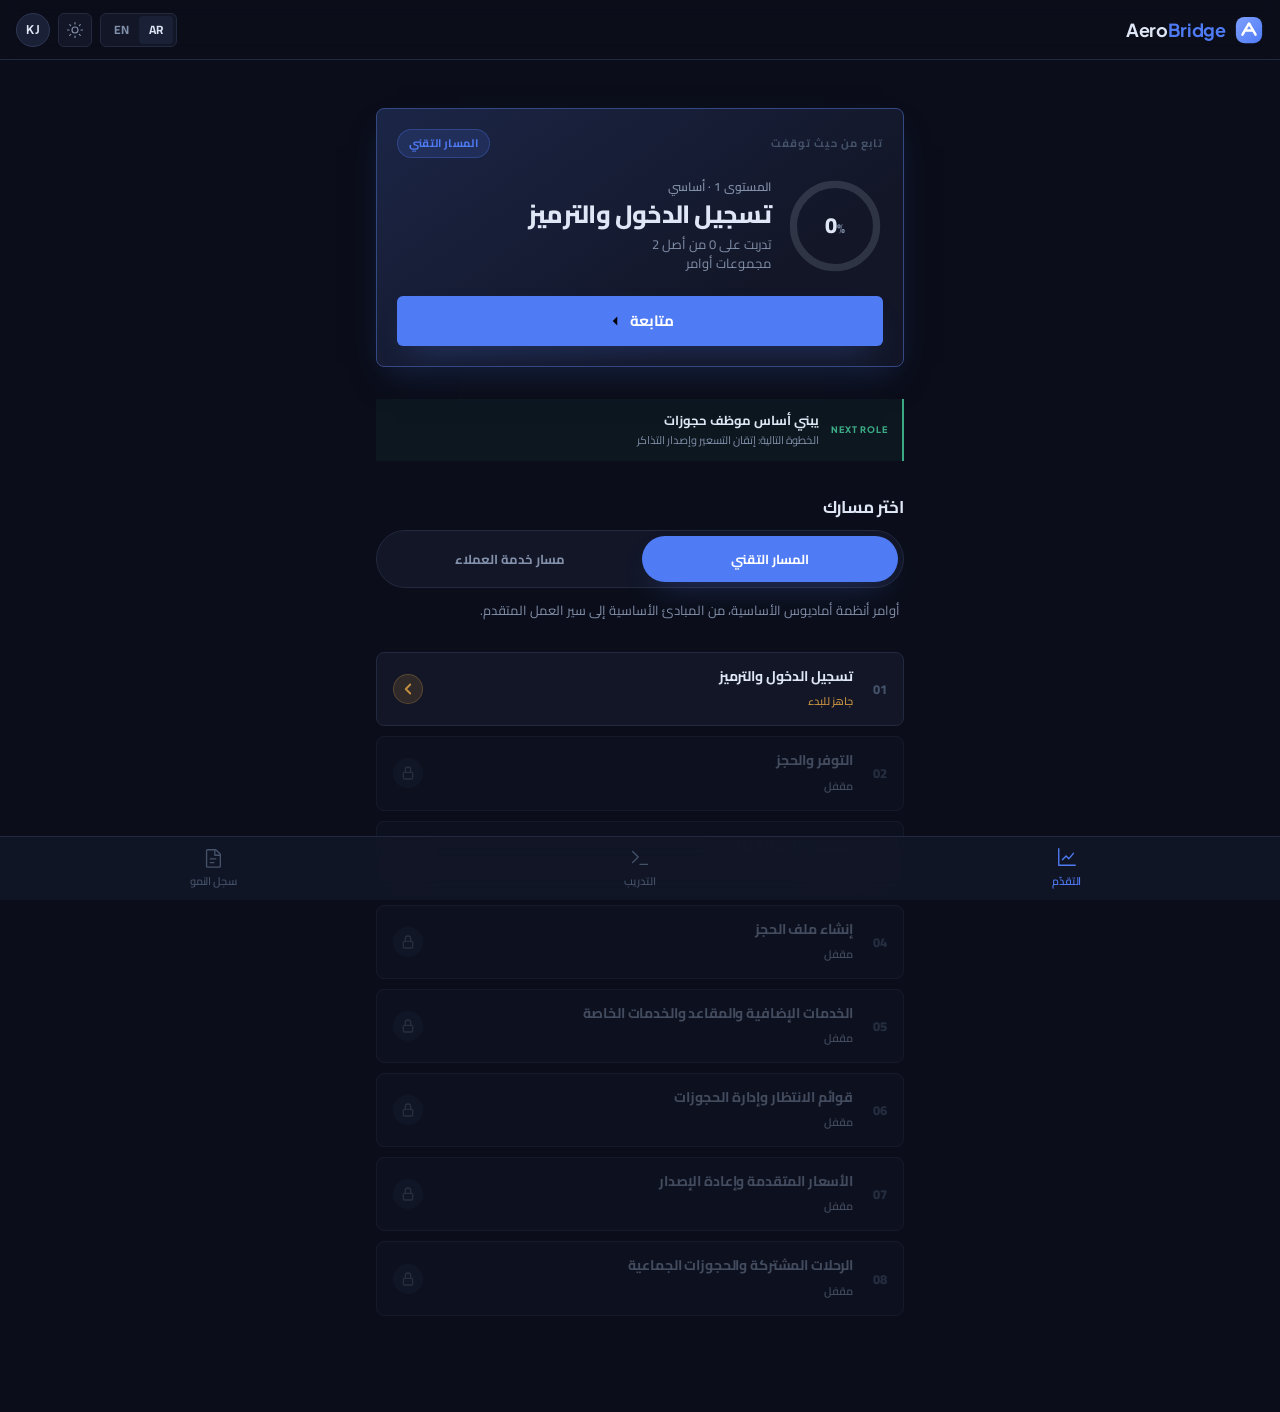
<file: index.html>
<!DOCTYPE html>
<html lang="ar" dir="rtl" data-theme="dark">
<head>
  <meta charset="UTF-8" />
  <meta name="viewport" content="width=device-width, initial-scale=1.0" />
  <meta name="theme-color" content="#0B0E1A" />
  <meta name="description" content="AeroBridge — your Amadeus GDS training progression. Pick up where you left off and advance through the Technical and Customer Service tracks." />
  <title>AeroBridge — التقدّم</title>
  <link rel="icon" href="assets/img/favicon.svg" type="image/svg+xml" />
  <link rel="preconnect" href="https://fonts.googleapis.com" />
  <link rel="preconnect" href="https://fonts.gstatic.com" crossorigin />
  <link href="https://fonts.googleapis.com/css2?family=Cairo:wght@400;500;600;700;800&family=Plus+Jakarta+Sans:wght@400;500;600;700;800&display=swap" rel="stylesheet" />
  <link rel="stylesheet" href="assets/css/shell.css" />
  <link rel="stylesheet" href="assets/css/progression.css" />
</head>
<body>
  <!-- ============ HEADER (shared shell — identical markup on every page) ============ -->
  <header class="app-header">
    <a class="brand" href="index.html" aria-label="AeroBridge — Home">
      <span class="brand__logo" aria-hidden="true">
        <svg viewBox="0 0 32 32">
          <defs>
            <linearGradient id="ab-mark" x1="2" y1="2" x2="30" y2="30" gradientUnits="userSpaceOnUse">
              <stop offset="0" stop-color="#7FA0FF" />
              <stop offset="1" stop-color="#4F7BF5" />
            </linearGradient>
          </defs>
          <rect x="2" y="2" width="28" height="28" rx="9" fill="url(#ab-mark)" />
          <path d="M9 21 16 9 23 21" fill="none" stroke="#fff" stroke-width="2.6" stroke-linecap="round" stroke-linejoin="round" />
          <path d="M11.9 16.6 20.1 16.6" fill="none" stroke="#fff" stroke-width="2.6" stroke-linecap="round" />
        </svg>
      </span>
      <span class="brand__word"><span class="w-aero">Aero</span><span class="w-bridge">Bridge</span></span>
    </a>

    <div class="header__controls">
      <div class="seg" role="group" aria-label="Language / اللغة">
        <button class="seg__btn" id="lang-ar" type="button" aria-pressed="true">AR</button>
        <button class="seg__btn" id="lang-en" type="button" aria-pressed="false">EN</button>
      </div>

      <button class="icon-btn" id="theme-toggle" type="button" aria-label="Toggle dark and light theme" title="Toggle theme">
        <svg class="icon ico-moon" viewBox="0 0 24 24" aria-hidden="true"><path d="M21 12.8A9 9 0 1 1 11.2 3a7 7 0 0 0 9.8 9.8Z" /></svg>
        <svg class="icon ico-sun" viewBox="0 0 24 24" aria-hidden="true"><circle cx="12" cy="12" r="4" /><path d="M12 2v2M12 20v2M4.9 4.9l1.4 1.4M17.7 17.7l1.4 1.4M2 12h2M20 12h2M4.9 19.1l1.4-1.4M17.7 6.3l1.4-1.4" /></svg>
      </button>

      <button class="avatar" type="button" aria-label="Your profile">
        <span aria-hidden="true">KJ</span>
      </button>
    </div>
  </header>

  <!-- ============ MAIN ============ -->
  <main class="app-main" id="main">
    <h1 class="sr-only" data-i18n="page.heading">Progression</h1>

    <!-- Continue where you left off -->
    <section class="continue" aria-labelledby="continue-heading">
      <div class="continue-top">
        <p class="eyebrow" id="continue-heading" data-i18n="continue.eyebrow">Continue where you left off</p>
        <span class="pill-badge pill-badge--accent" data-i18n="track.technical">Technical Track</span>
      </div>

      <div class="continue-body">
        <div class="ring" role="img" aria-label="68 percent complete">
          <svg viewBox="0 0 120 120" aria-hidden="true">
            <circle class="ring-track" cx="60" cy="60" r="52" />
            <circle class="ring-fill" id="continueRing" cx="60" cy="60" r="52" transform="rotate(-90 60 60)" />
          </svg>
          <span class="ring-value"><span id="continueRingValue">0</span><span class="ring-pct">%</span></span>
        </div>

        <div class="continue-info">
          <p class="continue-label" data-i18n="continue.level">Level 3 · Basic</p>
          <p class="continue-title" data-i18n="level.pricing.name">Pricing &amp; Ticketing</p>
          <p class="continue-sub" data-i18n="continue.sub">6 of 9 command sets practiced</p>
        </div>
      </div>

      <button class="btn-continue" type="button" id="continueBtn">
        <span data-i18n="action.continue">Continue</span>
        <svg class="chev" viewBox="0 0 24 24" aria-hidden="true"><path d="m9 6 6 6-6 6" /></svg>
      </button>
    </section>

    <aside class="role-context" aria-label="Job readiness context">
      <div class="role-context__mark">NEXT ROLE</div>
      <div>
        <strong data-ar="يبني أساس موظف حجوزات" data-en="Building toward reservations agent">يبني أساس موظف حجوزات</strong>
        <span data-ar="الخطوة التالية: إتقان التسعير وإصدار التذاكر" data-en="Next useful step: pricing and ticketing">الخطوة التالية: إتقان التسعير وإصدار التذاكر</span>
      </div>
    </aside>

    <!-- Track switcher -->
    <section class="tracks" aria-labelledby="tracks-heading">
      <h2 class="section-title" id="tracks-heading" data-i18n="tracks.heading">Choose your track</h2>
      <div class="track-switch" role="tablist" aria-label="Training tracks">
        <span class="track-switch-thumb" aria-hidden="true"></span>
        <button class="track-tab is-active" id="tab-technical" role="tab" aria-selected="true" aria-controls="panel-technical" type="button" data-track="technical">
          <span data-i18n="track.technical">Technical Track</span>
        </button>
        <button class="track-tab" id="tab-service" role="tab" aria-selected="false" aria-controls="panel-service" type="button" data-track="service">
          <span data-i18n="track.service">Customer Service Track</span>
        </button>
      </div>
      <p class="track-desc" id="trackDesc" data-i18n="track.technical.desc">Core Amadeus GDS commands, from Basic fundamentals to Advanced workflows.</p>
    </section>

    <!-- Level lists -->
    <section class="levels" aria-labelledby="levels-heading">
      <h2 class="sr-only" id="levels-heading">Levels</h2>

      <!-- TECHNICAL -->
      <ul class="level-list" id="panel-technical" role="tabpanel" aria-labelledby="tab-technical">
        <li>
          <button class="level level--mastered" type="button" data-progress="100">
            <span class="level-index" aria-hidden="true">01</span>
            <span class="level-main">
              <span class="level-name" data-i18n="level.signin.name">Sign-in &amp; Encode/Decode</span>
              <span class="level-meta" data-i18n="status.mastered">Mastered</span>
            </span>
            <span class="level-status" data-status="mastered" aria-hidden="true">
              <svg class="icon" viewBox="0 0 24 24"><path d="m5 13 4 4L19 7" /></svg>
            </span>
          </button>
        </li>
        <li>
          <button class="level level--mastered" type="button" data-progress="100">
            <span class="level-index" aria-hidden="true">02</span>
            <span class="level-main">
              <span class="level-name" data-i18n="level.availability.name">Availability &amp; Sell</span>
              <span class="level-meta" data-i18n="status.mastered">Mastered</span>
            </span>
            <span class="level-status" data-status="mastered" aria-hidden="true">
              <svg class="icon" viewBox="0 0 24 24"><path d="m5 13 4 4L19 7" /></svg>
            </span>
          </button>
        </li>
        <li>
          <button class="level level--active" type="button" data-progress="68" aria-current="step">
            <span class="level-index" aria-hidden="true">03</span>
            <span class="level-main">
              <span class="level-name" data-i18n="level.pricing.name">Pricing &amp; Ticketing</span>
              <span class="level-progress">
                <span class="level-bar"><span class="level-bar-fill" data-fill="68"></span></span>
                <span class="level-pct"><span class="pct-num" data-count="68">0</span>%</span>
              </span>
            </span>
            <span class="level-status" data-status="active" aria-hidden="true">
              <svg class="icon" viewBox="0 0 24 24" stroke-width="2.4"><path d="m9 6 6 6-6 6" /></svg>
            </span>
          </button>
        </li>
        <li>
          <button class="level level--available" type="button" data-progress="0">
            <span class="level-index" aria-hidden="true">04</span>
            <span class="level-main">
              <span class="level-name" data-i18n="level.pnr.name">PNR Creation</span>
              <span class="level-meta" data-i18n="status.available">Ready to start</span>
            </span>
            <span class="level-status" data-status="available" aria-hidden="true">
              <svg class="icon" viewBox="0 0 24 24" stroke-width="2.4"><path d="m9 6 6 6-6 6" /></svg>
            </span>
          </button>
        </li>
        <li>
          <button class="level level--locked" type="button" data-progress="0" aria-disabled="true">
            <span class="level-index" aria-hidden="true">05</span>
            <span class="level-main">
              <span class="level-name" data-i18n="level.ancillaries.name">Ancillaries, Seats &amp; Special Services</span>
              <span class="level-meta" data-i18n="status.locked">Locked</span>
            </span>
            <span class="level-status" data-status="locked" aria-hidden="true">
              <svg class="icon" viewBox="0 0 24 24"><rect x="5" y="11" width="14" height="10" rx="2" /><path d="M8 11V7a4 4 0 0 1 8 0v4" /></svg>
            </span>
          </button>
        </li>
        <li>
          <button class="level level--locked" type="button" data-progress="0" aria-disabled="true">
            <span class="level-index" aria-hidden="true">06</span>
            <span class="level-main">
              <span class="level-name" data-i18n="level.queues.name">Queues &amp; PNR Management</span>
              <span class="level-meta" data-i18n="status.locked">Locked</span>
            </span>
            <span class="level-status" data-status="locked" aria-hidden="true">
              <svg class="icon" viewBox="0 0 24 24"><rect x="5" y="11" width="14" height="10" rx="2" /><path d="M8 11V7a4 4 0 0 1 8 0v4" /></svg>
            </span>
          </button>
        </li>
        <li>
          <button class="level level--locked" type="button" data-progress="0" aria-disabled="true">
            <span class="level-index" aria-hidden="true">07</span>
            <span class="level-main">
              <span class="level-name" data-i18n="level.fares.name">Advanced Fares &amp; Reissue</span>
              <span class="level-meta" data-i18n="status.locked">Locked · Advanced</span>
            </span>
            <span class="level-status" data-status="locked" aria-hidden="true">
              <svg class="icon" viewBox="0 0 24 24"><rect x="5" y="11" width="14" height="10" rx="2" /><path d="M8 11V7a4 4 0 0 1 8 0v4" /></svg>
            </span>
          </button>
        </li>
        <li>
          <button class="level level--locked" type="button" data-progress="0" aria-disabled="true">
            <span class="level-index" aria-hidden="true">08</span>
            <span class="level-main">
              <span class="level-name" data-i18n="level.interline.name">Interline &amp; Group Bookings</span>
              <span class="level-meta" data-i18n="status.locked">Locked · Advanced</span>
            </span>
            <span class="level-status" data-status="locked" aria-hidden="true">
              <svg class="icon" viewBox="0 0 24 24"><rect x="5" y="11" width="14" height="10" rx="2" /><path d="M8 11V7a4 4 0 0 1 8 0v4" /></svg>
            </span>
          </button>
        </li>
      </ul>

      <!-- CUSTOMER SERVICE -->
      <ul class="level-list is-hidden" id="panel-service" role="tabpanel" aria-labelledby="tab-service" hidden>
        <li>
          <button class="level level--mastered" type="button" data-progress="100">
            <span class="level-index" aria-hidden="true">01</span>
            <span class="level-main">
              <span class="level-name" data-i18n="level.greeting.name">Greeting &amp; Rapport</span>
              <span class="level-meta" data-i18n="status.mastered">Mastered</span>
            </span>
            <span class="level-status" data-status="mastered" aria-hidden="true">
              <svg class="icon" viewBox="0 0 24 24"><path d="m5 13 4 4L19 7" /></svg>
            </span>
          </button>
        </li>
        <li>
          <button class="level level--active" type="button" data-progress="34">
            <span class="level-index" aria-hidden="true">02</span>
            <span class="level-main">
              <span class="level-name" data-i18n="level.disruption.name">Handling Flight Disruptions</span>
              <span class="level-progress">
                <span class="level-bar"><span class="level-bar-fill" data-fill="34"></span></span>
                <span class="level-pct"><span class="pct-num" data-count="34">0</span>%</span>
              </span>
            </span>
            <span class="level-status" data-status="active" aria-hidden="true">
              <svg class="icon" viewBox="0 0 24 24" stroke-width="2.4"><path d="m9 6 6 6-6 6" /></svg>
            </span>
          </button>
        </li>
        <li>
          <button class="level level--available" type="button" data-progress="0">
            <span class="level-index" aria-hidden="true">03</span>
            <span class="level-main">
              <span class="level-name" data-i18n="level.complaints.name">De-escalating Complaints</span>
              <span class="level-meta" data-i18n="status.available">Ready to start</span>
            </span>
            <span class="level-status" data-status="available" aria-hidden="true">
              <svg class="icon" viewBox="0 0 24 24" stroke-width="2.4"><path d="m9 6 6 6-6 6" /></svg>
            </span>
          </button>
        </li>
        <li>
          <button class="level level--locked" type="button" data-progress="0" aria-disabled="true">
            <span class="level-index" aria-hidden="true">04</span>
            <span class="level-main">
              <span class="level-name" data-i18n="level.upsell.name">Upselling with Empathy</span>
              <span class="level-meta" data-i18n="status.locked">Locked</span>
            </span>
            <span class="level-status" data-status="locked" aria-hidden="true">
              <svg class="icon" viewBox="0 0 24 24"><rect x="5" y="11" width="14" height="10" rx="2" /><path d="M8 11V7a4 4 0 0 1 8 0v4" /></svg>
            </span>
          </button>
        </li>
        <li>
          <button class="level level--locked" type="button" data-progress="0" aria-disabled="true">
            <span class="level-index" aria-hidden="true">05</span>
            <span class="level-main">
              <span class="level-name" data-i18n="level.vip.name">VIP &amp; Special Assistance</span>
              <span class="level-meta" data-i18n="status.locked">Locked</span>
            </span>
            <span class="level-status" data-status="locked" aria-hidden="true">
              <svg class="icon" viewBox="0 0 24 24"><rect x="5" y="11" width="14" height="10" rx="2" /><path d="M8 11V7a4 4 0 0 1 8 0v4" /></svg>
            </span>
          </button>
        </li>
      </ul>
    </section>
  </main>

  <!-- ============ BOTTOM NAV (shared shell — identical markup on every page) ============ -->
  <nav class="bottom-nav" aria-label="Primary">
    <a class="nav-item" id="nav-link-progression" href="index.html">
      <svg class="icon" viewBox="0 0 24 24" aria-hidden="true"><path d="M3 3v18h18" /><path d="m7 15 4-4 3 3 5-6" /></svg>
      <span id="nav-progression">Progression</span>
    </a>
    <a class="nav-item" id="nav-link-practice" href="practice.html">
      <svg class="icon" viewBox="0 0 24 24" aria-hidden="true"><path d="m4 17 6-6-6-6" /><path d="M12 19h8" /></svg>
      <span id="nav-practice">Practice</span>
    </a>
    <a class="nav-item" id="nav-link-growth" href="growth-record.html">
      <svg class="icon" viewBox="0 0 24 24" aria-hidden="true"><path d="M6 3h9l5 5v13a1 1 0 0 1-1 1H6a1 1 0 0 1-1-1V4a1 1 0 0 1 1-1Z" /><path d="M14 3v6h6M9 13h6M9 17h4" /></svg>
      <span id="nav-growth">Growth Record</span>
    </a>
  </nav>

  <script src="assets/js/shell.js"></script>
  <script src="assets/js/progression.js"></script>
</body>
</html>
</file>
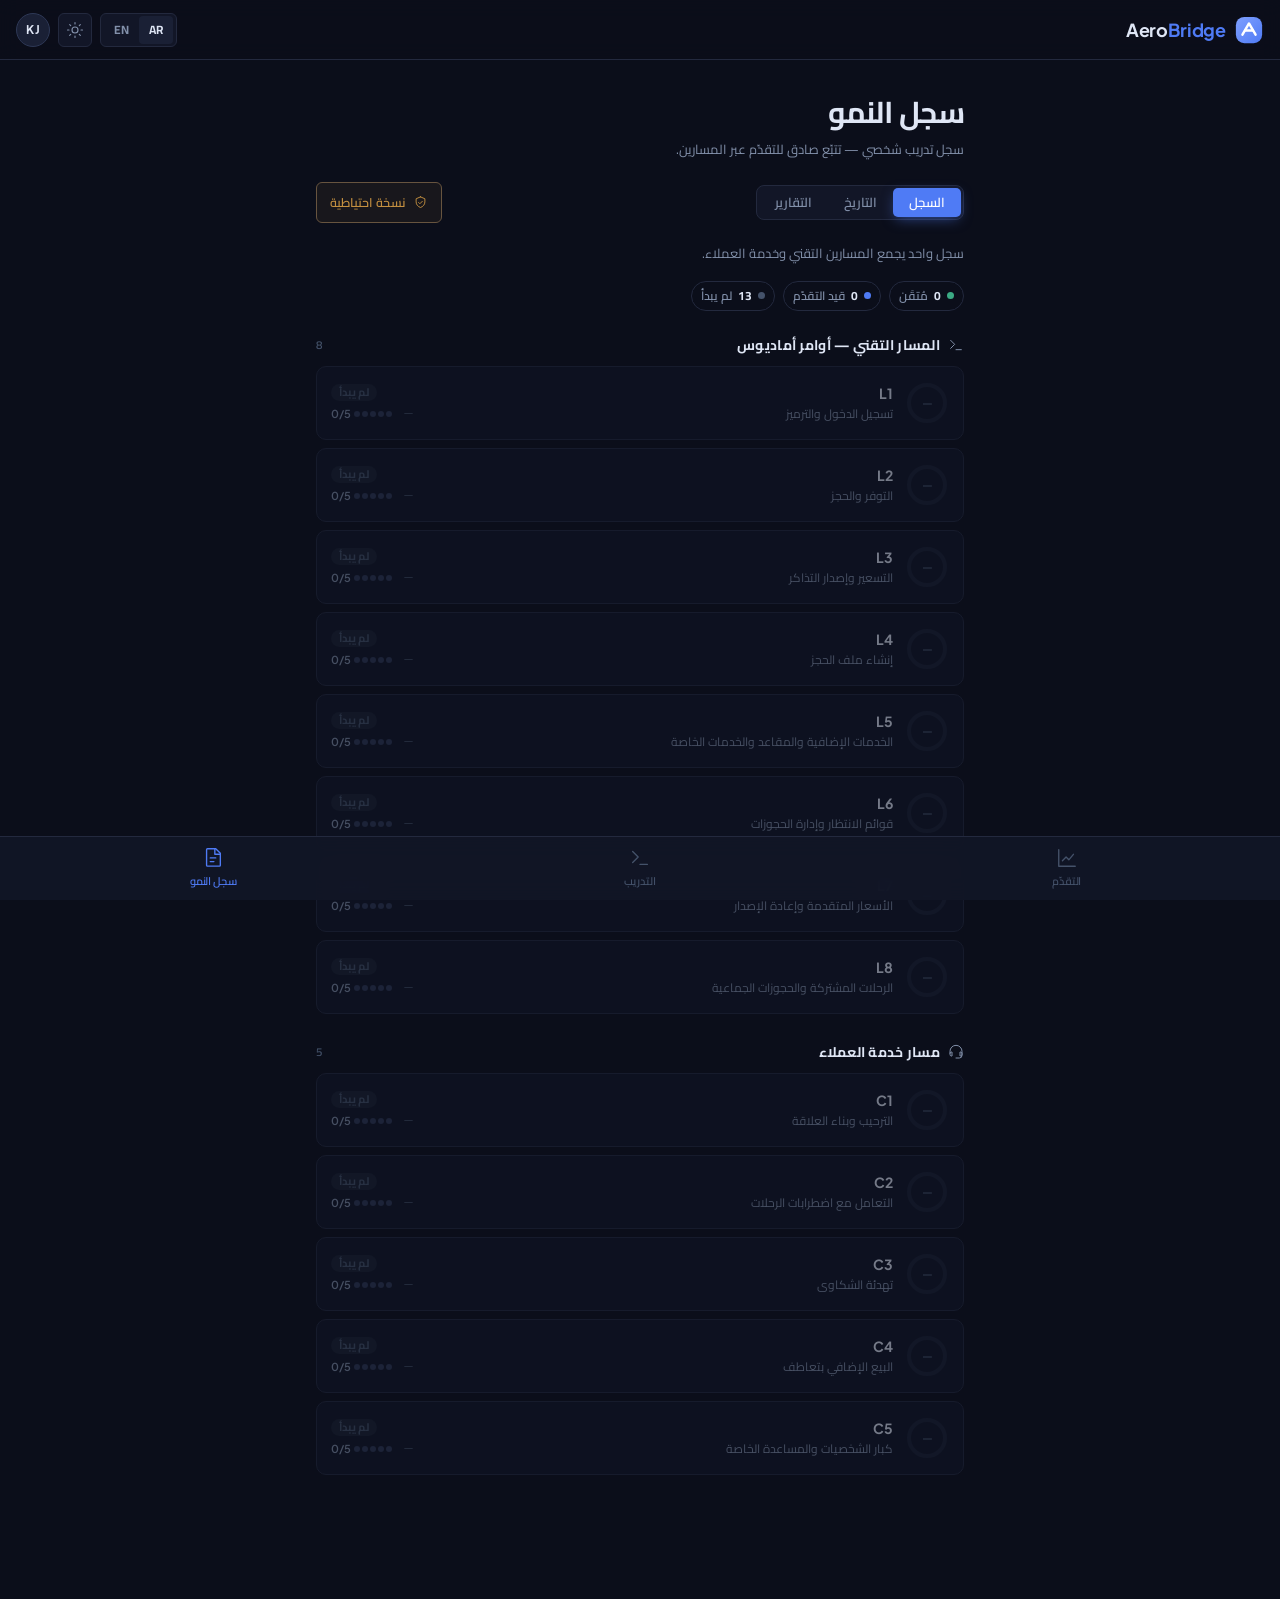
<file: growth-record.html>
<!DOCTYPE html>
<html lang="ar" dir="rtl" data-theme="dark">
  <head>
    <meta charset="UTF-8" />
    <meta name="viewport" content="width=device-width, initial-scale=1, viewport-fit=cover" />
    <meta name="theme-color" content="#0b0e1a" />
    <meta name="color-scheme" content="dark light" />
    <meta name="description" content="AeroBridge — سجل النمو: سجل تدريب شخصي على نظام أماديوس." />
    <title>AeroBridge — سجل النمو</title>
    <link rel="icon" href="assets/img/favicon.svg" type="image/svg+xml" />

    <link rel="preconnect" href="https://fonts.googleapis.com" />
    <link rel="preconnect" href="https://fonts.gstatic.com" crossorigin />
    <link
      href="https://fonts.googleapis.com/css2?family=Cairo:wght@400;500;600;700;800&family=Plus+Jakarta+Sans:wght@400;500;600;700;800&display=swap"
      rel="stylesheet"
    />

    <link rel="stylesheet" href="assets/css/shell.css" />
    <link rel="stylesheet" href="assets/css/growth-record.css" />
  </head>
  <body>
    <!-- ============ HEADER (shared shell — identical markup on every page) ============ -->
    <header class="app-header">
      <a class="brand" href="index.html" aria-label="AeroBridge — Home">
        <span class="brand__logo" aria-hidden="true">
          <svg viewBox="0 0 32 32">
            <defs>
              <linearGradient id="ab-mark" x1="2" y1="2" x2="30" y2="30" gradientUnits="userSpaceOnUse">
                <stop offset="0" stop-color="#7FA0FF" />
                <stop offset="1" stop-color="#4F7BF5" />
              </linearGradient>
            </defs>
            <rect x="2" y="2" width="28" height="28" rx="9" fill="url(#ab-mark)" />
            <path d="M9 21 16 9 23 21" fill="none" stroke="#fff" stroke-width="2.6" stroke-linecap="round" stroke-linejoin="round" />
            <path d="M11.9 16.6 20.1 16.6" fill="none" stroke="#fff" stroke-width="2.6" stroke-linecap="round" />
          </svg>
        </span>
        <span class="brand__word"><span class="w-aero">Aero</span><span class="w-bridge">Bridge</span></span>
      </a>

      <div class="header__controls">
        <div class="seg" role="group" aria-label="Language / اللغة">
          <button class="seg__btn" id="lang-ar" type="button" aria-pressed="true">AR</button>
          <button class="seg__btn" id="lang-en" type="button" aria-pressed="false">EN</button>
        </div>

        <button class="icon-btn" id="theme-toggle" type="button" aria-label="Toggle dark and light theme" title="Toggle theme">
          <svg class="icon ico-moon" viewBox="0 0 24 24" aria-hidden="true"><path d="M21 12.8A9 9 0 1 1 11.2 3a7 7 0 0 0 9.8 9.8Z" /></svg>
          <svg class="icon ico-sun" viewBox="0 0 24 24" aria-hidden="true"><circle cx="12" cy="12" r="4" /><path d="M12 2v2M12 20v2M4.9 4.9l1.4 1.4M17.7 17.7l1.4 1.4M2 12h2M20 12h2M4.9 19.1l1.4-1.4M17.7 6.3l1.4-1.4" /></svg>
        </button>

        <button class="avatar" type="button" aria-label="Your profile" title="نورة الشهري">
          <span aria-hidden="true">KJ</span>
        </button>
      </div>
    </header>

    <!-- ============ Page ============ -->
    <main class="page">
      <div class="page__head">
        <h1 class="page__title" id="page-title">سجل النمو</h1>
        <p class="page__sub" id="page-sub">سجل تدريب شخصي — تتبّع صادق للتقدّم عبر المسارين.</p>
      </div>

      <!-- Tabs + standalone Backup -->
      <div class="tabs-row">
        <div class="tabs" role="tablist" aria-label="Growth Record sections">
          <button class="tab" role="tab" data-tab="record" aria-selected="true" aria-controls="panel-record">السجل</button>
          <button class="tab" role="tab" data-tab="history" aria-selected="false" aria-controls="panel-history">التاريخ</button>
          <button class="tab" role="tab" data-tab="reports" aria-selected="false" aria-controls="panel-reports">التقارير</button>
        </div>

        <button class="backup-btn" id="backup-btn" type="button">
          <svg class="icon" viewBox="0 0 24 24" aria-hidden="true">
            <path d="M12 3 5 6v5c0 4.5 3 7.5 7 9 4-1.5 7-4.5 7-9V6l-7-3Z" />
            <path d="m9 12 2 2 4-4" />
          </svg>
          <span id="backup-label">نسخة احتياطية</span>
        </button>
      </div>

      <!-- Panels -->
      <section class="panel" id="panel-record" role="tabpanel" aria-label="Record"></section>
      <section class="panel" id="panel-history" role="tabpanel" aria-label="History" hidden></section>
      <section class="panel" id="panel-reports" role="tabpanel" aria-label="Reports" hidden></section>
    </main>

    <!-- ============ BOTTOM NAV (shared shell — identical markup on every page) ============ -->
    <nav class="bottom-nav" aria-label="Primary">
      <a class="nav-item" id="nav-link-progression" href="index.html">
        <svg class="icon" viewBox="0 0 24 24" aria-hidden="true"><path d="M3 3v18h18" /><path d="m7 15 4-4 3 3 5-6" /></svg>
        <span id="nav-progression">التقدّم</span>
      </a>
      <a class="nav-item" id="nav-link-practice" href="practice.html">
        <svg class="icon" viewBox="0 0 24 24" aria-hidden="true"><path d="m4 17 6-6-6-6" /><path d="M12 19h8" /></svg>
        <span id="nav-practice">التدريب</span>
      </a>
      <a class="nav-item" id="nav-link-growth" href="growth-record.html">
        <svg class="icon" viewBox="0 0 24 24" aria-hidden="true"><path d="M6 3h9l5 5v13a1 1 0 0 1-1 1H6a1 1 0 0 1-1-1V4a1 1 0 0 1 1-1Z" /><path d="M14 3v6h6M9 13h6M9 17h4" /></svg>
        <span id="nav-growth">سجل النمو</span>
      </a>
    </nav>

    <!-- ============ Backup dialog ============ -->
    <dialog class="modal" id="backup-dialog" aria-labelledby="bk-title">
      <div class="modal__card">
        <div class="modal__head">
          <h3 id="bk-title">نسخة احتياطية للبيانات</h3>
          <button class="icon-btn" id="bk-close" type="button" aria-label="Close">
            <svg class="icon" viewBox="0 0 24 24" stroke-width="1.8"><path d="M18 6 6 18" /><path d="m6 6 12 12" /></svg>
          </button>
        </div>
        <div class="modal__body">
          <p id="bk-desc">احفظ سجلّك الكامل كملف JSON خام أو استوردهُ.</p>
          <div class="modal__actions">
            <button class="btn btn--primary" id="bk-export" type="button">
              <svg class="icon" viewBox="0 0 24 24"><path d="M12 3v12" /><path d="m7 10 5 5 5-5" /><path d="M21 15v4a2 2 0 0 1-2 2H5a2 2 0 0 1-2-2v-4" /></svg>
              <span>تصدير JSON</span>
            </button>
            <button class="btn btn--ghost" id="bk-import" type="button">
              <svg class="icon" viewBox="0 0 24 24"><path d="M12 15V3" /><path d="m7 8 5-5 5 5" /><path d="M21 15v4a2 2 0 0 1-2 2H5a2 2 0 0 1-2-2v-4" /></svg>
              <span>استيراد JSON</span>
            </button>
          </div>
          <p class="modal__hint" id="bk-hint">JSON خام — يعمل بلا خادم، لحماية بياناتك المحلية.</p>
          <input type="file" id="bk-file" accept="application/json,.json" hidden />
        </div>
      </div>
    </dialog>

    <script src="assets/js/shell.js"></script>
    <script src="assets/js/growth-record.js"></script>
  </body>
</html>
</file>
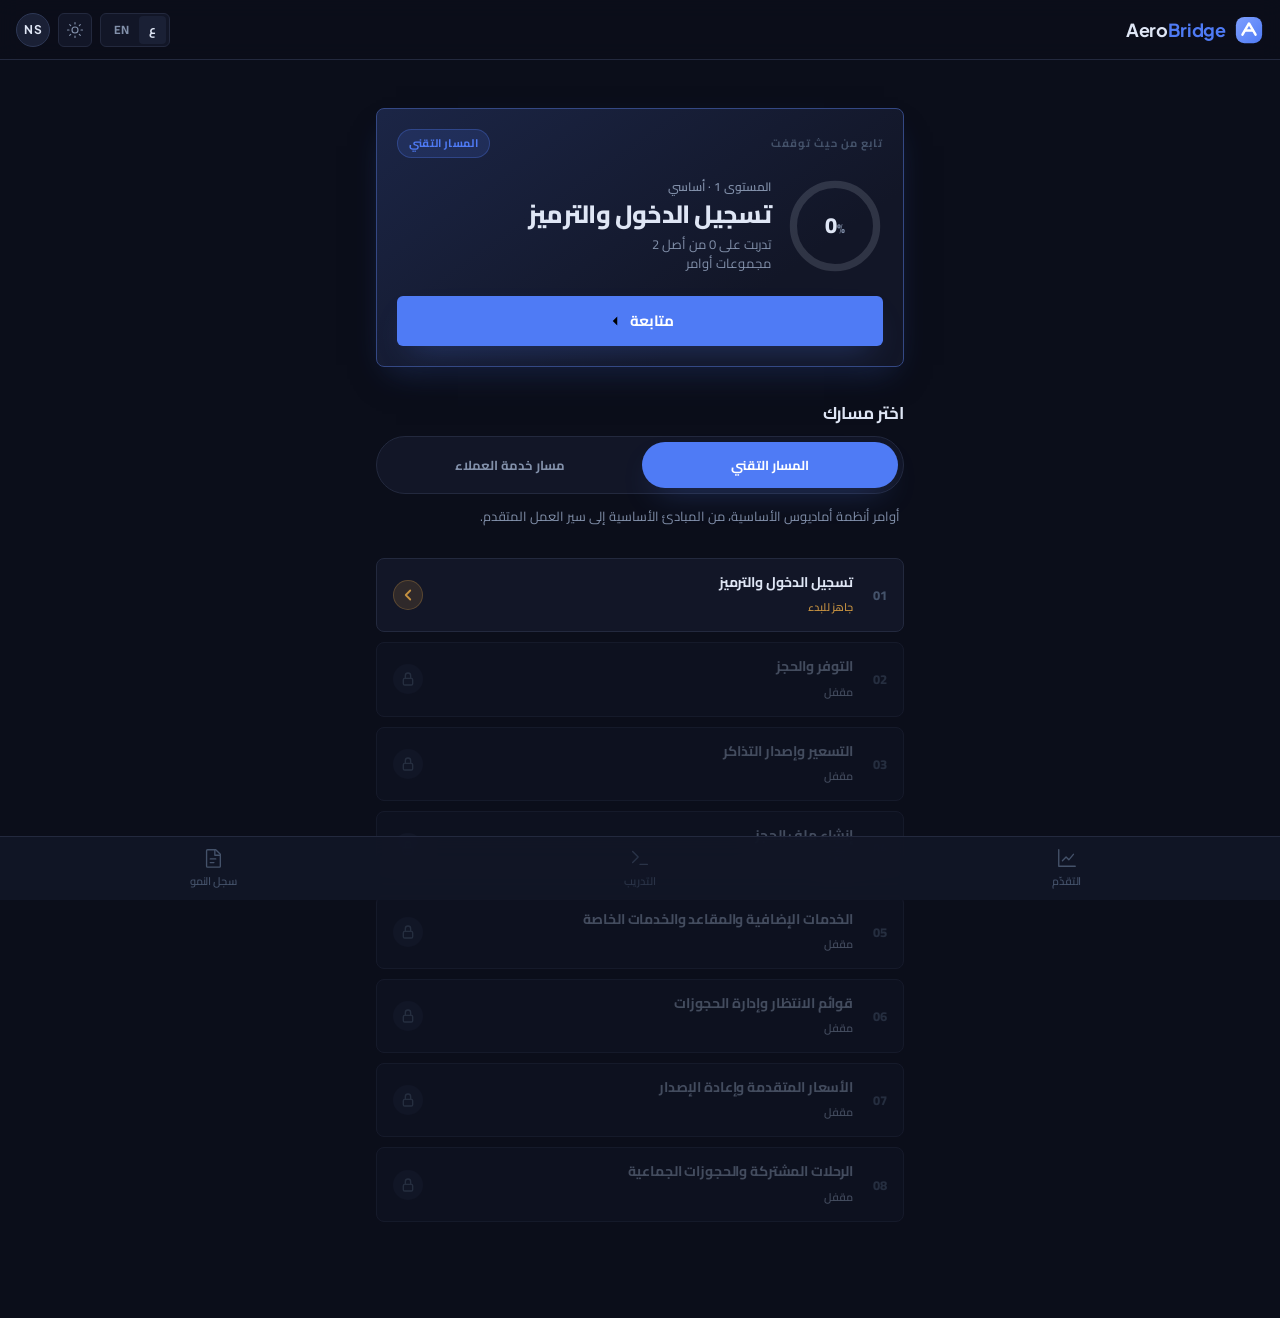
<file: index-1.html>
<!DOCTYPE html>
<html lang="ar" dir="rtl" data-theme="dark">
<head>
  <meta charset="UTF-8" />
  <meta name="viewport" content="width=device-width, initial-scale=1.0" />
  <meta name="theme-color" content="#0B0E1A" />
  <meta name="description" content="AeroBridge — your Amadeus GDS training progression. Pick up where you left off and advance through the Technical and Customer Service tracks." />
  <title>AeroBridge — التقدّم</title>
  <link rel="icon" href="assets/img/favicon.svg" type="image/svg+xml" />
  <link rel="preconnect" href="https://fonts.googleapis.com" />
  <link rel="preconnect" href="https://fonts.gstatic.com" crossorigin />
  <link href="https://fonts.googleapis.com/css2?family=Cairo:wght@400;500;600;700;800&family=Plus+Jakarta+Sans:wght@400;500;600;700;800&display=swap" rel="stylesheet" />
  <link rel="stylesheet" href="assets/css/shell.css" />
  <link rel="stylesheet" href="assets/css/progression.css" />
</head>
<body>
  <!-- ============ HEADER (shared shell — identical markup on every page) ============ -->
  <header class="app-header">
    <a class="brand" href="index.html" aria-label="AeroBridge — Home">
      <span class="brand__logo" aria-hidden="true">
        <svg viewBox="0 0 32 32">
          <defs>
            <linearGradient id="ab-mark" x1="2" y1="2" x2="30" y2="30" gradientUnits="userSpaceOnUse">
              <stop offset="0" stop-color="#7FA0FF" />
              <stop offset="1" stop-color="#4F7BF5" />
            </linearGradient>
          </defs>
          <rect x="2" y="2" width="28" height="28" rx="9" fill="url(#ab-mark)" />
          <path d="M9 21 16 9 23 21" fill="none" stroke="#fff" stroke-width="2.6" stroke-linecap="round" stroke-linejoin="round" />
          <path d="M11.9 16.6 20.1 16.6" fill="none" stroke="#fff" stroke-width="2.6" stroke-linecap="round" />
        </svg>
      </span>
      <span class="brand__word"><span class="w-aero">Aero</span><span class="w-bridge">Bridge</span></span>
    </a>

    <div class="header__controls">
      <div class="seg" role="group" aria-label="Language / اللغة">
        <button class="seg__btn" id="lang-ar" type="button" aria-pressed="true">ع</button>
        <button class="seg__btn" id="lang-en" type="button" aria-pressed="false">EN</button>
      </div>

      <button class="icon-btn" id="theme-toggle" type="button" aria-label="Toggle dark and light theme" title="Toggle theme">
        <svg class="icon ico-moon" viewBox="0 0 24 24" aria-hidden="true"><path d="M21 12.8A9 9 0 1 1 11.2 3a7 7 0 0 0 9.8 9.8Z" /></svg>
        <svg class="icon ico-sun" viewBox="0 0 24 24" aria-hidden="true"><circle cx="12" cy="12" r="4" /><path d="M12 2v2M12 20v2M4.9 4.9l1.4 1.4M17.7 17.7l1.4 1.4M2 12h2M20 12h2M4.9 19.1l1.4-1.4M17.7 6.3l1.4-1.4" /></svg>
      </button>

      <button class="avatar" type="button" aria-label="Your profile">
        <span aria-hidden="true">NS</span>
      </button>
    </div>
  </header>

  <!-- ============ MAIN ============ -->
  <main class="app-main" id="main">
    <h1 class="sr-only" data-i18n="page.heading">Progression</h1>

    <!-- Continue where you left off -->
    <section class="continue" aria-labelledby="continue-heading">
      <div class="continue-top">
        <p class="eyebrow" id="continue-heading" data-i18n="continue.eyebrow">Continue where you left off</p>
        <span class="pill-badge pill-badge--accent" data-i18n="track.technical">Technical Track</span>
      </div>

      <div class="continue-body">
        <div class="ring" role="img" aria-label="68 percent complete">
          <svg viewBox="0 0 120 120" aria-hidden="true">
            <circle class="ring-track" cx="60" cy="60" r="52" />
            <circle class="ring-fill" id="continueRing" cx="60" cy="60" r="52" transform="rotate(-90 60 60)" />
          </svg>
          <span class="ring-value"><span id="continueRingValue">0</span><span class="ring-pct">%</span></span>
        </div>

        <div class="continue-info">
          <p class="continue-label" data-i18n="continue.level">Level 3 · Basic</p>
          <p class="continue-title" data-i18n="level.pricing.name">Pricing &amp; Ticketing</p>
          <p class="continue-sub" data-i18n="continue.sub">6 of 9 command sets practiced</p>
        </div>
      </div>

      <button class="btn-continue" type="button" id="continueBtn">
        <span data-i18n="action.continue">Continue</span>
        <svg class="chev" viewBox="0 0 24 24" aria-hidden="true"><path d="m9 6 6 6-6 6" /></svg>
      </button>
    </section>

    <!-- Track switcher -->
    <section class="tracks" aria-labelledby="tracks-heading">
      <h2 class="section-title" id="tracks-heading" data-i18n="tracks.heading">Choose your track</h2>
      <div class="track-switch" role="tablist" aria-label="Training tracks">
        <span class="track-switch-thumb" aria-hidden="true"></span>
        <button class="track-tab is-active" id="tab-technical" role="tab" aria-selected="true" aria-controls="panel-technical" type="button" data-track="technical">
          <span data-i18n="track.technical">Technical Track</span>
        </button>
        <button class="track-tab" id="tab-service" role="tab" aria-selected="false" aria-controls="panel-service" type="button" data-track="service">
          <span data-i18n="track.service">Customer Service Track</span>
        </button>
      </div>
      <p class="track-desc" id="trackDesc" data-i18n="track.technical.desc">Core Amadeus GDS commands, from Basic fundamentals to Advanced workflows.</p>
    </section>

    <!-- Level lists -->
    <section class="levels" aria-labelledby="levels-heading">
      <h2 class="sr-only" id="levels-heading">Levels</h2>

      <!-- TECHNICAL -->
      <ul class="level-list" id="panel-technical" role="tabpanel" aria-labelledby="tab-technical">
        <li>
          <button class="level level--mastered" type="button" data-progress="100">
            <span class="level-index" aria-hidden="true">01</span>
            <span class="level-main">
              <span class="level-name" data-i18n="level.signin.name">Sign-in &amp; Encode/Decode</span>
              <span class="level-meta" data-i18n="status.mastered">Mastered</span>
            </span>
            <span class="level-status" data-status="mastered" aria-hidden="true">
              <svg class="icon" viewBox="0 0 24 24"><path d="m5 13 4 4L19 7" /></svg>
            </span>
          </button>
        </li>
        <li>
          <button class="level level--mastered" type="button" data-progress="100">
            <span class="level-index" aria-hidden="true">02</span>
            <span class="level-main">
              <span class="level-name" data-i18n="level.availability.name">Availability &amp; Sell</span>
              <span class="level-meta" data-i18n="status.mastered">Mastered</span>
            </span>
            <span class="level-status" data-status="mastered" aria-hidden="true">
              <svg class="icon" viewBox="0 0 24 24"><path d="m5 13 4 4L19 7" /></svg>
            </span>
          </button>
        </li>
        <li>
          <button class="level level--active" type="button" data-progress="68" aria-current="step">
            <span class="level-index" aria-hidden="true">03</span>
            <span class="level-main">
              <span class="level-name" data-i18n="level.pricing.name">Pricing &amp; Ticketing</span>
              <span class="level-progress">
                <span class="level-bar"><span class="level-bar-fill" data-fill="68"></span></span>
                <span class="level-pct"><span class="pct-num" data-count="68">0</span>%</span>
              </span>
            </span>
            <span class="level-status" data-status="active" aria-hidden="true">
              <svg class="icon" viewBox="0 0 24 24" stroke-width="2.4"><path d="m9 6 6 6-6 6" /></svg>
            </span>
          </button>
        </li>
        <li>
          <button class="level level--available" type="button" data-progress="0">
            <span class="level-index" aria-hidden="true">04</span>
            <span class="level-main">
              <span class="level-name" data-i18n="level.pnr.name">PNR Creation</span>
              <span class="level-meta" data-i18n="status.available">Ready to start</span>
            </span>
            <span class="level-status" data-status="available" aria-hidden="true">
              <svg class="icon" viewBox="0 0 24 24" stroke-width="2.4"><path d="m9 6 6 6-6 6" /></svg>
            </span>
          </button>
        </li>
        <li>
          <button class="level level--locked" type="button" data-progress="0" aria-disabled="true">
            <span class="level-index" aria-hidden="true">05</span>
            <span class="level-main">
              <span class="level-name" data-i18n="level.ancillaries.name">Ancillaries, Seats &amp; Special Services</span>
              <span class="level-meta" data-i18n="status.locked">Locked</span>
            </span>
            <span class="level-status" data-status="locked" aria-hidden="true">
              <svg class="icon" viewBox="0 0 24 24"><rect x="5" y="11" width="14" height="10" rx="2" /><path d="M8 11V7a4 4 0 0 1 8 0v4" /></svg>
            </span>
          </button>
        </li>
        <li>
          <button class="level level--locked" type="button" data-progress="0" aria-disabled="true">
            <span class="level-index" aria-hidden="true">06</span>
            <span class="level-main">
              <span class="level-name" data-i18n="level.queues.name">Queues &amp; PNR Management</span>
              <span class="level-meta" data-i18n="status.locked">Locked</span>
            </span>
            <span class="level-status" data-status="locked" aria-hidden="true">
              <svg class="icon" viewBox="0 0 24 24"><rect x="5" y="11" width="14" height="10" rx="2" /><path d="M8 11V7a4 4 0 0 1 8 0v4" /></svg>
            </span>
          </button>
        </li>
        <li>
          <button class="level level--locked" type="button" data-progress="0" aria-disabled="true">
            <span class="level-index" aria-hidden="true">07</span>
            <span class="level-main">
              <span class="level-name" data-i18n="level.fares.name">Advanced Fares &amp; Reissue</span>
              <span class="level-meta" data-i18n="status.locked">Locked · Advanced</span>
            </span>
            <span class="level-status" data-status="locked" aria-hidden="true">
              <svg class="icon" viewBox="0 0 24 24"><rect x="5" y="11" width="14" height="10" rx="2" /><path d="M8 11V7a4 4 0 0 1 8 0v4" /></svg>
            </span>
          </button>
        </li>
        <li>
          <button class="level level--locked" type="button" data-progress="0" aria-disabled="true">
            <span class="level-index" aria-hidden="true">08</span>
            <span class="level-main">
              <span class="level-name" data-i18n="level.interline.name">Interline &amp; Group Bookings</span>
              <span class="level-meta" data-i18n="status.locked">Locked · Advanced</span>
            </span>
            <span class="level-status" data-status="locked" aria-hidden="true">
              <svg class="icon" viewBox="0 0 24 24"><rect x="5" y="11" width="14" height="10" rx="2" /><path d="M8 11V7a4 4 0 0 1 8 0v4" /></svg>
            </span>
          </button>
        </li>
      </ul>

      <!-- CUSTOMER SERVICE -->
      <ul class="level-list is-hidden" id="panel-service" role="tabpanel" aria-labelledby="tab-service" hidden>
        <li>
          <button class="level level--mastered" type="button" data-progress="100">
            <span class="level-index" aria-hidden="true">01</span>
            <span class="level-main">
              <span class="level-name" data-i18n="level.greeting.name">Greeting &amp; Rapport</span>
              <span class="level-meta" data-i18n="status.mastered">Mastered</span>
            </span>
            <span class="level-status" data-status="mastered" aria-hidden="true">
              <svg class="icon" viewBox="0 0 24 24"><path d="m5 13 4 4L19 7" /></svg>
            </span>
          </button>
        </li>
        <li>
          <button class="level level--active" type="button" data-progress="34">
            <span class="level-index" aria-hidden="true">02</span>
            <span class="level-main">
              <span class="level-name" data-i18n="level.disruption.name">Handling Flight Disruptions</span>
              <span class="level-progress">
                <span class="level-bar"><span class="level-bar-fill" data-fill="34"></span></span>
                <span class="level-pct"><span class="pct-num" data-count="34">0</span>%</span>
              </span>
            </span>
            <span class="level-status" data-status="active" aria-hidden="true">
              <svg class="icon" viewBox="0 0 24 24" stroke-width="2.4"><path d="m9 6 6 6-6 6" /></svg>
            </span>
          </button>
        </li>
        <li>
          <button class="level level--available" type="button" data-progress="0">
            <span class="level-index" aria-hidden="true">03</span>
            <span class="level-main">
              <span class="level-name" data-i18n="level.complaints.name">De-escalating Complaints</span>
              <span class="level-meta" data-i18n="status.available">Ready to start</span>
            </span>
            <span class="level-status" data-status="available" aria-hidden="true">
              <svg class="icon" viewBox="0 0 24 24" stroke-width="2.4"><path d="m9 6 6 6-6 6" /></svg>
            </span>
          </button>
        </li>
        <li>
          <button class="level level--locked" type="button" data-progress="0" aria-disabled="true">
            <span class="level-index" aria-hidden="true">04</span>
            <span class="level-main">
              <span class="level-name" data-i18n="level.upsell.name">Upselling with Empathy</span>
              <span class="level-meta" data-i18n="status.locked">Locked</span>
            </span>
            <span class="level-status" data-status="locked" aria-hidden="true">
              <svg class="icon" viewBox="0 0 24 24"><rect x="5" y="11" width="14" height="10" rx="2" /><path d="M8 11V7a4 4 0 0 1 8 0v4" /></svg>
            </span>
          </button>
        </li>
        <li>
          <button class="level level--locked" type="button" data-progress="0" aria-disabled="true">
            <span class="level-index" aria-hidden="true">05</span>
            <span class="level-main">
              <span class="level-name" data-i18n="level.vip.name">VIP &amp; Special Assistance</span>
              <span class="level-meta" data-i18n="status.locked">Locked</span>
            </span>
            <span class="level-status" data-status="locked" aria-hidden="true">
              <svg class="icon" viewBox="0 0 24 24"><rect x="5" y="11" width="14" height="10" rx="2" /><path d="M8 11V7a4 4 0 0 1 8 0v4" /></svg>
            </span>
          </button>
        </li>
      </ul>
    </section>
  </main>

  <!-- ============ BOTTOM NAV (shared shell — identical markup on every page) ============ -->
  <nav class="bottom-nav" aria-label="Primary">
    <a class="nav-item" id="nav-link-progression" href="index.html">
      <svg class="icon" viewBox="0 0 24 24" aria-hidden="true"><path d="M3 3v18h18" /><path d="m7 15 4-4 3 3 5-6" /></svg>
      <span id="nav-progression">Progression</span>
    </a>
    <a class="nav-item" id="nav-link-practice" href="#" aria-disabled="true">
      <svg class="icon" viewBox="0 0 24 24" aria-hidden="true"><path d="m4 17 6-6-6-6" /><path d="M12 19h8" /></svg>
      <span id="nav-practice">Practice</span>
    </a>
    <a class="nav-item" id="nav-link-growth" href="growth-record.html">
      <svg class="icon" viewBox="0 0 24 24" aria-hidden="true"><path d="M6 3h9l5 5v13a1 1 0 0 1-1 1H6a1 1 0 0 1-1-1V4a1 1 0 0 1 1-1Z" /><path d="M14 3v6h6M9 13h6M9 17h4" /></svg>
      <span id="nav-growth">Growth Record</span>
    </a>
  </nav>

  <script src="assets/js/shell.js"></script>
  <script src="assets/js/progression.js"></script>
</body>
</html>
</file>
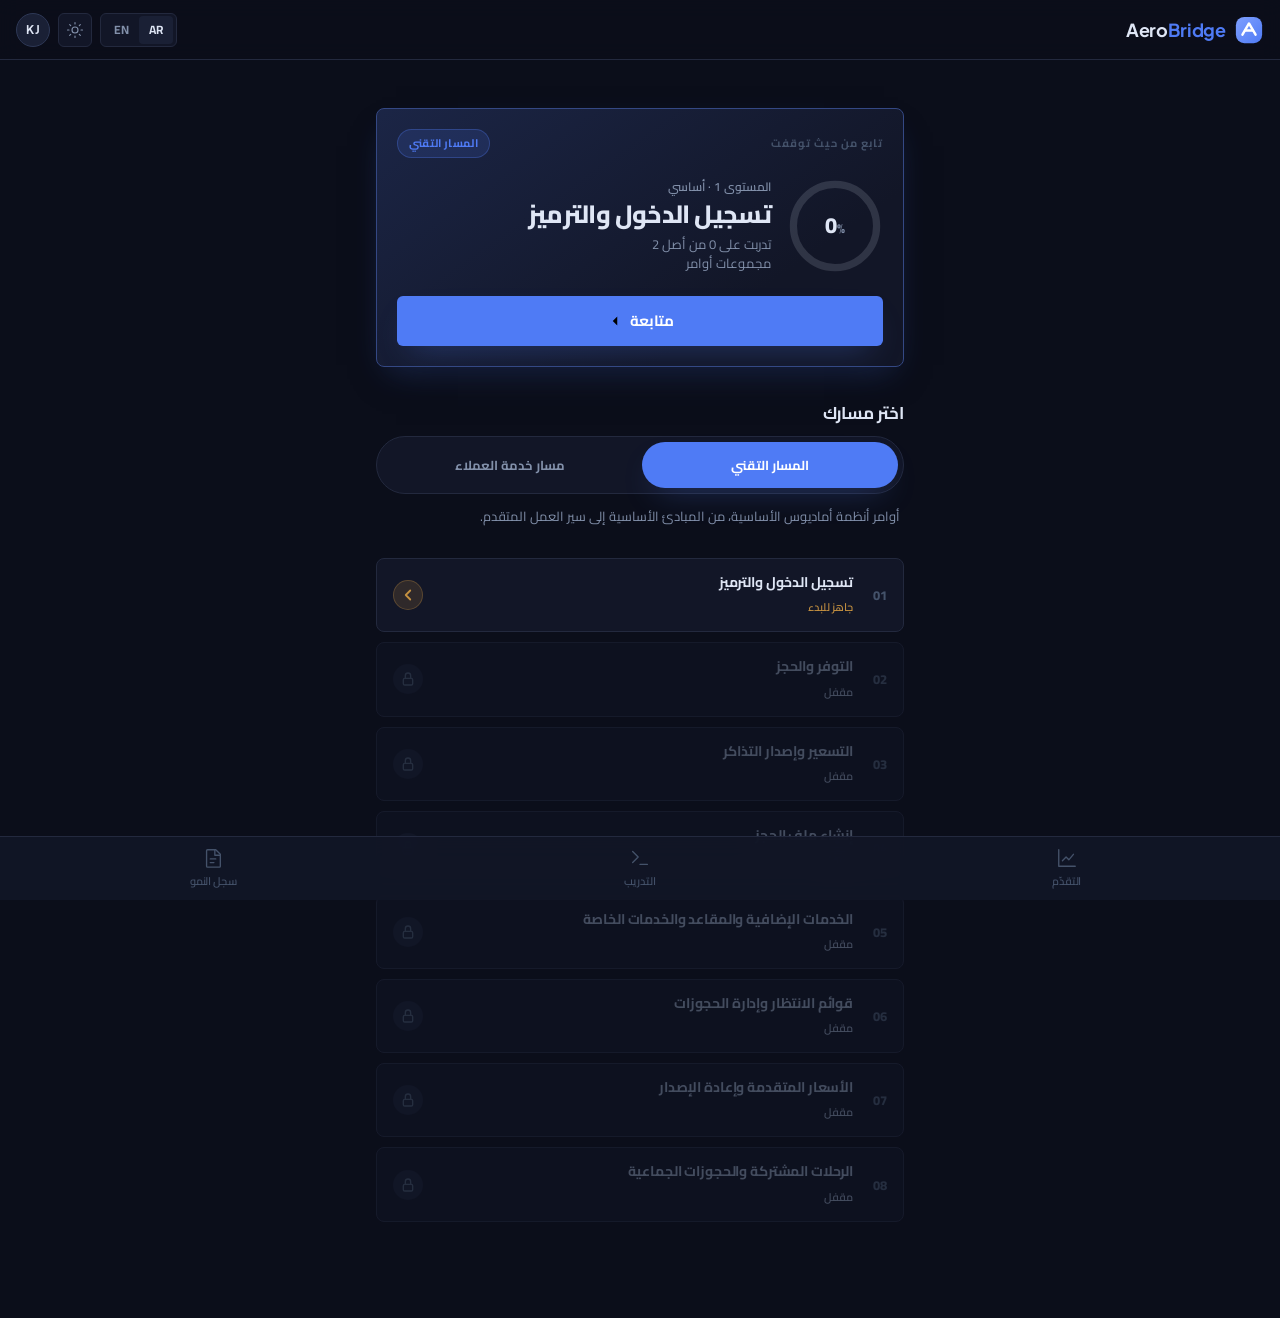
<file: index-3.html>
<!DOCTYPE html>
<html lang="ar" dir="rtl" data-theme="dark">
<head>
  <meta charset="UTF-8" />
  <meta name="viewport" content="width=device-width, initial-scale=1.0" />
  <meta name="theme-color" content="#0B0E1A" />
  <meta name="description" content="AeroBridge — your Amadeus GDS training progression. Pick up where you left off and advance through the Technical and Customer Service tracks." />
  <title>AeroBridge — التقدّم</title>
  <link rel="icon" href="assets/img/favicon.svg" type="image/svg+xml" />
  <link rel="preconnect" href="https://fonts.googleapis.com" />
  <link rel="preconnect" href="https://fonts.gstatic.com" crossorigin />
  <link href="https://fonts.googleapis.com/css2?family=Cairo:wght@400;500;600;700;800&family=Plus+Jakarta+Sans:wght@400;500;600;700;800&display=swap" rel="stylesheet" />
  <link rel="stylesheet" href="assets/css/shell.css" />
  <link rel="stylesheet" href="assets/css/progression.css" />
</head>
<body>
  <!-- ============ HEADER (shared shell — identical markup on every page) ============ -->
  <header class="app-header">
    <a class="brand" href="index.html" aria-label="AeroBridge — Home">
      <span class="brand__logo" aria-hidden="true">
        <svg viewBox="0 0 32 32">
          <defs>
            <linearGradient id="ab-mark" x1="2" y1="2" x2="30" y2="30" gradientUnits="userSpaceOnUse">
              <stop offset="0" stop-color="#7FA0FF" />
              <stop offset="1" stop-color="#4F7BF5" />
            </linearGradient>
          </defs>
          <rect x="2" y="2" width="28" height="28" rx="9" fill="url(#ab-mark)" />
          <path d="M9 21 16 9 23 21" fill="none" stroke="#fff" stroke-width="2.6" stroke-linecap="round" stroke-linejoin="round" />
          <path d="M11.9 16.6 20.1 16.6" fill="none" stroke="#fff" stroke-width="2.6" stroke-linecap="round" />
        </svg>
      </span>
      <span class="brand__word"><span class="w-aero">Aero</span><span class="w-bridge">Bridge</span></span>
    </a>

    <div class="header__controls">
      <div class="seg" role="group" aria-label="Language / اللغة">
        <button class="seg__btn" id="lang-ar" type="button" aria-pressed="true">AR</button>
        <button class="seg__btn" id="lang-en" type="button" aria-pressed="false">EN</button>
      </div>

      <button class="icon-btn" id="theme-toggle" type="button" aria-label="Toggle dark and light theme" title="Toggle theme">
        <svg class="icon ico-moon" viewBox="0 0 24 24" aria-hidden="true"><path d="M21 12.8A9 9 0 1 1 11.2 3a7 7 0 0 0 9.8 9.8Z" /></svg>
        <svg class="icon ico-sun" viewBox="0 0 24 24" aria-hidden="true"><circle cx="12" cy="12" r="4" /><path d="M12 2v2M12 20v2M4.9 4.9l1.4 1.4M17.7 17.7l1.4 1.4M2 12h2M20 12h2M4.9 19.1l1.4-1.4M17.7 6.3l1.4-1.4" /></svg>
      </button>

      <button class="avatar" type="button" aria-label="Your profile">
        <span aria-hidden="true">KJ</span>
      </button>
    </div>
  </header>

  <!-- ============ MAIN ============ -->
  <main class="app-main" id="main">
    <h1 class="sr-only" data-i18n="page.heading">Progression</h1>

    <!-- Continue where you left off -->
    <section class="continue" aria-labelledby="continue-heading">
      <div class="continue-top">
        <p class="eyebrow" id="continue-heading" data-i18n="continue.eyebrow">Continue where you left off</p>
        <span class="pill-badge pill-badge--accent" data-i18n="track.technical">Technical Track</span>
      </div>

      <div class="continue-body">
        <div class="ring" role="img" aria-label="68 percent complete">
          <svg viewBox="0 0 120 120" aria-hidden="true">
            <circle class="ring-track" cx="60" cy="60" r="52" />
            <circle class="ring-fill" id="continueRing" cx="60" cy="60" r="52" transform="rotate(-90 60 60)" />
          </svg>
          <span class="ring-value"><span id="continueRingValue">0</span><span class="ring-pct">%</span></span>
        </div>

        <div class="continue-info">
          <p class="continue-label" data-i18n="continue.level">Level 3 · Basic</p>
          <p class="continue-title" data-i18n="level.pricing.name">Pricing &amp; Ticketing</p>
          <p class="continue-sub" data-i18n="continue.sub">6 of 9 command sets practiced</p>
        </div>
      </div>

      <button class="btn-continue" type="button" id="continueBtn">
        <span data-i18n="action.continue">Continue</span>
        <svg class="chev" viewBox="0 0 24 24" aria-hidden="true"><path d="m9 6 6 6-6 6" /></svg>
      </button>
    </section>

    <!-- Track switcher -->
    <section class="tracks" aria-labelledby="tracks-heading">
      <h2 class="section-title" id="tracks-heading" data-i18n="tracks.heading">Choose your track</h2>
      <div class="track-switch" role="tablist" aria-label="Training tracks">
        <span class="track-switch-thumb" aria-hidden="true"></span>
        <button class="track-tab is-active" id="tab-technical" role="tab" aria-selected="true" aria-controls="panel-technical" type="button" data-track="technical">
          <span data-i18n="track.technical">Technical Track</span>
        </button>
        <button class="track-tab" id="tab-service" role="tab" aria-selected="false" aria-controls="panel-service" type="button" data-track="service">
          <span data-i18n="track.service">Customer Service Track</span>
        </button>
      </div>
      <p class="track-desc" id="trackDesc" data-i18n="track.technical.desc">Core Amadeus GDS commands, from Basic fundamentals to Advanced workflows.</p>
    </section>

    <!-- Level lists -->
    <section class="levels" aria-labelledby="levels-heading">
      <h2 class="sr-only" id="levels-heading">Levels</h2>

      <!-- TECHNICAL -->
      <ul class="level-list" id="panel-technical" role="tabpanel" aria-labelledby="tab-technical">
        <li>
          <button class="level level--mastered" type="button" data-progress="100">
            <span class="level-index" aria-hidden="true">01</span>
            <span class="level-main">
              <span class="level-name" data-i18n="level.signin.name">Sign-in &amp; Encode/Decode</span>
              <span class="level-meta" data-i18n="status.mastered">Mastered</span>
            </span>
            <span class="level-status" data-status="mastered" aria-hidden="true">
              <svg class="icon" viewBox="0 0 24 24"><path d="m5 13 4 4L19 7" /></svg>
            </span>
          </button>
        </li>
        <li>
          <button class="level level--mastered" type="button" data-progress="100">
            <span class="level-index" aria-hidden="true">02</span>
            <span class="level-main">
              <span class="level-name" data-i18n="level.availability.name">Availability &amp; Sell</span>
              <span class="level-meta" data-i18n="status.mastered">Mastered</span>
            </span>
            <span class="level-status" data-status="mastered" aria-hidden="true">
              <svg class="icon" viewBox="0 0 24 24"><path d="m5 13 4 4L19 7" /></svg>
            </span>
          </button>
        </li>
        <li>
          <button class="level level--active" type="button" data-progress="68" aria-current="step">
            <span class="level-index" aria-hidden="true">03</span>
            <span class="level-main">
              <span class="level-name" data-i18n="level.pricing.name">Pricing &amp; Ticketing</span>
              <span class="level-progress">
                <span class="level-bar"><span class="level-bar-fill" data-fill="68"></span></span>
                <span class="level-pct"><span class="pct-num" data-count="68">0</span>%</span>
              </span>
            </span>
            <span class="level-status" data-status="active" aria-hidden="true">
              <svg class="icon" viewBox="0 0 24 24" stroke-width="2.4"><path d="m9 6 6 6-6 6" /></svg>
            </span>
          </button>
        </li>
        <li>
          <button class="level level--available" type="button" data-progress="0">
            <span class="level-index" aria-hidden="true">04</span>
            <span class="level-main">
              <span class="level-name" data-i18n="level.pnr.name">PNR Creation</span>
              <span class="level-meta" data-i18n="status.available">Ready to start</span>
            </span>
            <span class="level-status" data-status="available" aria-hidden="true">
              <svg class="icon" viewBox="0 0 24 24" stroke-width="2.4"><path d="m9 6 6 6-6 6" /></svg>
            </span>
          </button>
        </li>
        <li>
          <button class="level level--locked" type="button" data-progress="0" aria-disabled="true">
            <span class="level-index" aria-hidden="true">05</span>
            <span class="level-main">
              <span class="level-name" data-i18n="level.ancillaries.name">Ancillaries, Seats &amp; Special Services</span>
              <span class="level-meta" data-i18n="status.locked">Locked</span>
            </span>
            <span class="level-status" data-status="locked" aria-hidden="true">
              <svg class="icon" viewBox="0 0 24 24"><rect x="5" y="11" width="14" height="10" rx="2" /><path d="M8 11V7a4 4 0 0 1 8 0v4" /></svg>
            </span>
          </button>
        </li>
        <li>
          <button class="level level--locked" type="button" data-progress="0" aria-disabled="true">
            <span class="level-index" aria-hidden="true">06</span>
            <span class="level-main">
              <span class="level-name" data-i18n="level.queues.name">Queues &amp; PNR Management</span>
              <span class="level-meta" data-i18n="status.locked">Locked</span>
            </span>
            <span class="level-status" data-status="locked" aria-hidden="true">
              <svg class="icon" viewBox="0 0 24 24"><rect x="5" y="11" width="14" height="10" rx="2" /><path d="M8 11V7a4 4 0 0 1 8 0v4" /></svg>
            </span>
          </button>
        </li>
        <li>
          <button class="level level--locked" type="button" data-progress="0" aria-disabled="true">
            <span class="level-index" aria-hidden="true">07</span>
            <span class="level-main">
              <span class="level-name" data-i18n="level.fares.name">Advanced Fares &amp; Reissue</span>
              <span class="level-meta" data-i18n="status.locked">Locked · Advanced</span>
            </span>
            <span class="level-status" data-status="locked" aria-hidden="true">
              <svg class="icon" viewBox="0 0 24 24"><rect x="5" y="11" width="14" height="10" rx="2" /><path d="M8 11V7a4 4 0 0 1 8 0v4" /></svg>
            </span>
          </button>
        </li>
        <li>
          <button class="level level--locked" type="button" data-progress="0" aria-disabled="true">
            <span class="level-index" aria-hidden="true">08</span>
            <span class="level-main">
              <span class="level-name" data-i18n="level.interline.name">Interline &amp; Group Bookings</span>
              <span class="level-meta" data-i18n="status.locked">Locked · Advanced</span>
            </span>
            <span class="level-status" data-status="locked" aria-hidden="true">
              <svg class="icon" viewBox="0 0 24 24"><rect x="5" y="11" width="14" height="10" rx="2" /><path d="M8 11V7a4 4 0 0 1 8 0v4" /></svg>
            </span>
          </button>
        </li>
      </ul>

      <!-- CUSTOMER SERVICE -->
      <ul class="level-list is-hidden" id="panel-service" role="tabpanel" aria-labelledby="tab-service" hidden>
        <li>
          <button class="level level--mastered" type="button" data-progress="100">
            <span class="level-index" aria-hidden="true">01</span>
            <span class="level-main">
              <span class="level-name" data-i18n="level.greeting.name">Greeting &amp; Rapport</span>
              <span class="level-meta" data-i18n="status.mastered">Mastered</span>
            </span>
            <span class="level-status" data-status="mastered" aria-hidden="true">
              <svg class="icon" viewBox="0 0 24 24"><path d="m5 13 4 4L19 7" /></svg>
            </span>
          </button>
        </li>
        <li>
          <button class="level level--active" type="button" data-progress="34">
            <span class="level-index" aria-hidden="true">02</span>
            <span class="level-main">
              <span class="level-name" data-i18n="level.disruption.name">Handling Flight Disruptions</span>
              <span class="level-progress">
                <span class="level-bar"><span class="level-bar-fill" data-fill="34"></span></span>
                <span class="level-pct"><span class="pct-num" data-count="34">0</span>%</span>
              </span>
            </span>
            <span class="level-status" data-status="active" aria-hidden="true">
              <svg class="icon" viewBox="0 0 24 24" stroke-width="2.4"><path d="m9 6 6 6-6 6" /></svg>
            </span>
          </button>
        </li>
        <li>
          <button class="level level--available" type="button" data-progress="0">
            <span class="level-index" aria-hidden="true">03</span>
            <span class="level-main">
              <span class="level-name" data-i18n="level.complaints.name">De-escalating Complaints</span>
              <span class="level-meta" data-i18n="status.available">Ready to start</span>
            </span>
            <span class="level-status" data-status="available" aria-hidden="true">
              <svg class="icon" viewBox="0 0 24 24" stroke-width="2.4"><path d="m9 6 6 6-6 6" /></svg>
            </span>
          </button>
        </li>
        <li>
          <button class="level level--locked" type="button" data-progress="0" aria-disabled="true">
            <span class="level-index" aria-hidden="true">04</span>
            <span class="level-main">
              <span class="level-name" data-i18n="level.upsell.name">Upselling with Empathy</span>
              <span class="level-meta" data-i18n="status.locked">Locked</span>
            </span>
            <span class="level-status" data-status="locked" aria-hidden="true">
              <svg class="icon" viewBox="0 0 24 24"><rect x="5" y="11" width="14" height="10" rx="2" /><path d="M8 11V7a4 4 0 0 1 8 0v4" /></svg>
            </span>
          </button>
        </li>
        <li>
          <button class="level level--locked" type="button" data-progress="0" aria-disabled="true">
            <span class="level-index" aria-hidden="true">05</span>
            <span class="level-main">
              <span class="level-name" data-i18n="level.vip.name">VIP &amp; Special Assistance</span>
              <span class="level-meta" data-i18n="status.locked">Locked</span>
            </span>
            <span class="level-status" data-status="locked" aria-hidden="true">
              <svg class="icon" viewBox="0 0 24 24"><rect x="5" y="11" width="14" height="10" rx="2" /><path d="M8 11V7a4 4 0 0 1 8 0v4" /></svg>
            </span>
          </button>
        </li>
      </ul>
    </section>
  </main>

  <!-- ============ BOTTOM NAV (shared shell — identical markup on every page) ============ -->
  <nav class="bottom-nav" aria-label="Primary">
    <a class="nav-item" id="nav-link-progression" href="index.html">
      <svg class="icon" viewBox="0 0 24 24" aria-hidden="true"><path d="M3 3v18h18" /><path d="m7 15 4-4 3 3 5-6" /></svg>
      <span id="nav-progression">Progression</span>
    </a>
    <a class="nav-item" id="nav-link-practice" href="practice.html">
      <svg class="icon" viewBox="0 0 24 24" aria-hidden="true"><path d="m4 17 6-6-6-6" /><path d="M12 19h8" /></svg>
      <span id="nav-practice">Practice</span>
    </a>
    <a class="nav-item" id="nav-link-growth" href="growth-record.html">
      <svg class="icon" viewBox="0 0 24 24" aria-hidden="true"><path d="M6 3h9l5 5v13a1 1 0 0 1-1 1H6a1 1 0 0 1-1-1V4a1 1 0 0 1 1-1Z" /><path d="M14 3v6h6M9 13h6M9 17h4" /></svg>
      <span id="nav-growth">Growth Record</span>
    </a>
  </nav>

  <script src="assets/js/shell.js"></script>
  <script src="assets/js/progression.js"></script>
</body>
</html>
</file>
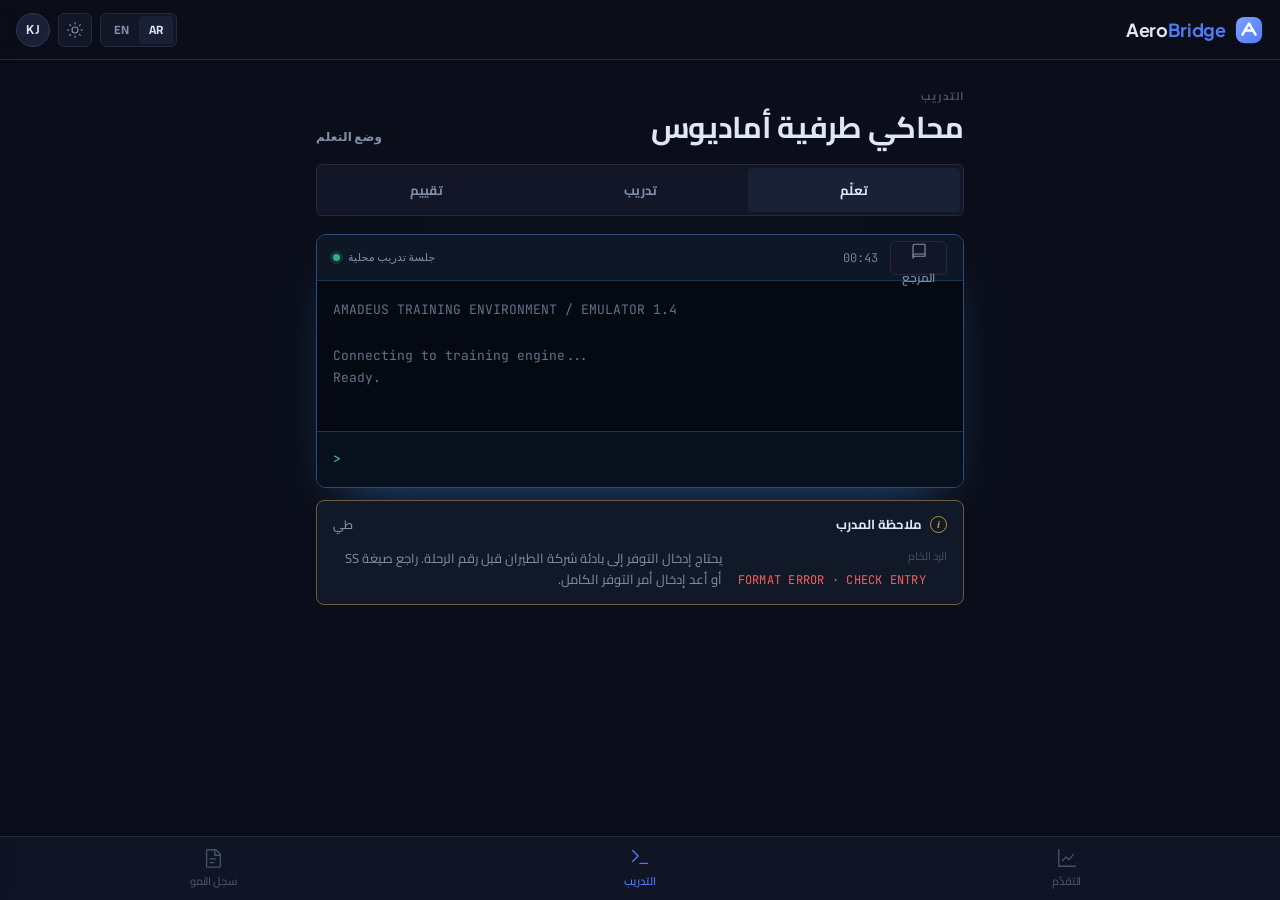
<file: practice.html>
<!DOCTYPE html>
<html lang="ar" dir="rtl" data-theme="dark">
<head>
  <meta charset="UTF-8" />
  <meta name="viewport" content="width=device-width, initial-scale=1.0" />
  <meta name="theme-color" content="#0B0E1A" />
  <meta name="description" content="AeroBridge — Amadeus terminal training environment: Learn, Practice, and Assessment modes." />
  <title>AeroBridge — التدريب</title>
  <link rel="icon" href="assets/img/favicon.svg" type="image/svg+xml" />
  <link rel="preconnect" href="https://fonts.googleapis.com" />
  <link rel="preconnect" href="https://fonts.gstatic.com" crossorigin />
  <link href="https://fonts.googleapis.com/css2?family=Cairo:wght@400;500;600;700;800&family=Plus+Jakarta+Sans:wght@400;500;600;700;800&family=JetBrains+Mono:wght@400;500&display=swap" rel="stylesheet" />
  <link rel="stylesheet" href="assets/css/shell.css" />
  <link rel="stylesheet" href="assets/css/practice.css" />
</head>
<body>
  <!-- ============ HEADER (shared shell — identical markup on every page) ============ -->
  <header class="app-header">
    <a class="brand" href="index.html" aria-label="AeroBridge — Home">
      <span class="brand__logo" aria-hidden="true">
        <svg viewBox="0 0 32 32">
          <defs>
            <linearGradient id="ab-mark" x1="2" y1="2" x2="30" y2="30" gradientUnits="userSpaceOnUse">
              <stop offset="0" stop-color="#7FA0FF" />
              <stop offset="1" stop-color="#4F7BF5" />
            </linearGradient>
          </defs>
          <rect x="2" y="2" width="28" height="28" rx="9" fill="url(#ab-mark)" />
          <path d="M9 21 16 9 23 21" fill="none" stroke="#fff" stroke-width="2.6" stroke-linecap="round" stroke-linejoin="round" />
          <path d="M11.9 16.6 20.1 16.6" fill="none" stroke="#fff" stroke-width="2.6" stroke-linecap="round" />
        </svg>
      </span>
      <span class="brand__word"><span class="w-aero">Aero</span><span class="w-bridge">Bridge</span></span>
    </a>

    <div class="header__controls">
      <div class="seg" role="group" aria-label="Language / اللغة">
        <button class="seg__btn" id="lang-ar" type="button" aria-pressed="true">AR</button>
        <button class="seg__btn" id="lang-en" type="button" aria-pressed="false">EN</button>
      </div>

      <button class="icon-btn" id="theme-toggle" type="button" aria-label="Toggle dark and light theme" title="Toggle theme">
        <svg class="icon ico-moon" viewBox="0 0 24 24" aria-hidden="true"><path d="M21 12.8A9 9 0 1 1 11.2 3a7 7 0 0 0 9.8 9.8Z" /></svg>
        <svg class="icon ico-sun" viewBox="0 0 24 24" aria-hidden="true"><circle cx="12" cy="12" r="4" /><path d="M12 2v2M12 20v2M4.9 4.9l1.4 1.4M17.7 17.7l1.4 1.4M2 12h2M20 12h2M4.9 19.1l1.4-1.4M17.7 6.3l1.4-1.4" /></svg>
      </button>

      <button class="avatar" type="button" aria-label="Your profile">
        <span aria-hidden="true">KJ</span>
      </button>
    </div>
  </header>

  <!-- ============ MAIN ============ -->
  <main class="practice-shell">
    <section class="practice-heading" aria-labelledby="page-title">
      <div>
        <p class="eyebrow" data-ar="التدريب" data-en="Practice">التدريب</p>
        <h1 id="page-title" data-ar="محاكي طرفية أماديوس" data-en="Amadeus terminal simulator">محاكي طرفية أماديوس</h1>
      </div>
      <div class="mode-status" id="mode-status">وضع التعلم</div>
    </section>

    <div class="mode-switcher" role="tablist" aria-label="Practice mode">
      <button class="mode-btn is-active" role="tab" aria-selected="true" data-mode="learn" type="button" data-ar="تعلّم" data-en="Learn">تعلّم</button>
      <button class="mode-btn" role="tab" aria-selected="false" data-mode="practice" type="button" data-ar="تدريب" data-en="Practice">تدريب</button>
      <button class="mode-btn" role="tab" aria-selected="false" data-mode="assessment" type="button" data-ar="تقييم" data-en="Assessment">تقييم</button>
    </div>

    <div class="assessment-warning" id="assessment-warning" role="status" hidden>
      <span class="warning-mark" aria-hidden="true">!</span>
      <span data-ar="لا توجد تلميحات · مؤقت نشط" data-en="No hints · timed">لا توجد تلميحات · مؤقت نشط</span>
    </div>

    <!-- ============ Terminal — always English/LTR by design, even in an Arabic app ============ -->
    <section class="terminal-wrap" aria-label="Amadeus terminal environment">
      <div class="terminal-toolbar">
        <div class="terminal-label">
          <span class="status-dot" aria-hidden="true"></span>
          <span data-ar="جلسة تدريب محلية" data-en="Local training session">جلسة تدريب محلية</span>
        </div>
        <div class="terminal-actions">
          <span class="timer" id="timer" aria-label="Elapsed time">00:42</span>
          <button class="icon-btn chrome-btn" id="reference-toggle" type="button" aria-controls="reference-drawer" aria-expanded="false" aria-label="Open command reference">
            <svg class="icon" viewBox="0 0 24 24" aria-hidden="true"><path d="M4 5.5A2.5 2.5 0 0 1 6.5 3H20v16H6.5A2.5 2.5 0 0 0 4 21.5v-16Z" /><path d="M4 18.5A2.5 2.5 0 0 1 6.5 16H20" /></svg>
            <span data-ar="المرجع" data-en="Reference">المرجع</span>
          </button>
        </div>
      </div>

      <div class="terminal force-ltr" dir="ltr">
        <div class="scrollback" aria-label="Terminal scrollback">
          <div class="term-line term-muted">AMADEUS TRAINING ENVIRONMENT / EMULATOR 1.4</div>
          <div class="term-line term-muted">&nbsp;</div>
        </div>
        <div class="terminal-input-row">
          <span class="prompt" aria-hidden="true">&gt;</span>
          <input id="command-input" type="text" autocomplete="off" autocapitalize="off" spellcheck="false" aria-label="GDS command input" />
          <span class="caret" aria-hidden="true"></span>
        </div>
      </div>
    </section>

    <aside class="coach-card" id="coach-card" aria-live="polite">
      <div class="coach-topline">
        <div class="coach-title"><span class="coach-mark" aria-hidden="true">i</span><span data-ar="ملاحظة المدرب" data-en="Coach note">ملاحظة المدرب</span></div>
        <button class="text-btn" id="coach-toggle" type="button" aria-expanded="true" data-ar="طي" data-en="Collapse">طي</button>
      </div>
      <div class="coach-body" id="coach-body">
        <div class="raw-error"><span data-ar="الرد الخام" data-en="Raw response">الرد الخام</span><code>FORMAT ERROR &middot; CHECK ENTRY</code></div>
        <p data-ar="يحتاج إدخال التوفر إلى بادئة شركة الطيران قبل رقم الرحلة. راجع صيغة SS أو أعد إدخال أمر التوفر الكامل." data-en="The availability entry needs the airline prefix before the flight number. Review the SS format or re-enter the complete availability command.">يحتاج إدخال التوفر إلى بادئة شركة الطيران قبل رقم الرحلة. راجع صيغة SS أو أعد إدخال أمر التوفر الكامل.</p>
      </div>
    </aside>
  </main>

  <!-- ============ Reference drawer ============ -->
  <aside class="reference-drawer" id="reference-drawer" aria-hidden="true" aria-label="Command reference">
    <div class="drawer-head">
      <div>
        <p class="eyebrow" data-ar="مرجع سريع" data-en="Quick reference">مرجع سريع</p>
        <h2 data-ar="صياغة الأوامر" data-en="Command syntax">صياغة الأوامر</h2>
      </div>
      <button class="icon-btn" id="reference-close" type="button" aria-label="Close reference">×</button>
    </div>
    <div class="reference-list">
      <div class="reference-row"><code>AN15JULCAIDXB</code><span data-ar="عرض التوفر" data-en="Display availability">عرض التوفر</span></div>
      <div class="reference-row"><code>SS1Y1</code><span data-ar="بيع مقعد واحد" data-en="Sell one seat">بيع مقعد واحد</span></div>
      <div class="reference-row"><code>RT</code><span data-ar="استدعاء الحجز" data-en="Retrieve booking">استدعاء الحجز</span></div>
    </div>
  </aside>
  <div class="drawer-backdrop" id="drawer-backdrop" hidden></div>

  <!-- ============ BOTTOM NAV (shared shell — identical markup on every page) ============ -->
  <nav class="bottom-nav" aria-label="Primary">
    <a class="nav-item" id="nav-link-progression" href="index.html">
      <svg class="icon" viewBox="0 0 24 24" aria-hidden="true"><path d="M3 3v18h18" /><path d="m7 15 4-4 3 3 5-6" /></svg>
      <span id="nav-progression">Progression</span>
    </a>
    <a class="nav-item" id="nav-link-practice" href="practice.html">
      <svg class="icon" viewBox="0 0 24 24" aria-hidden="true"><path d="m4 17 6-6-6-6" /><path d="M12 19h8" /></svg>
      <span id="nav-practice">Practice</span>
    </a>
    <a class="nav-item" id="nav-link-growth" href="growth-record.html">
      <svg class="icon" viewBox="0 0 24 24" aria-hidden="true"><path d="M6 3h9l5 5v13a1 1 0 0 1-1 1H6a1 1 0 0 1-1-1V4a1 1 0 0 1 1-1Z" /><path d="M14 3v6h6M9 13h6M9 17h4" /></svg>
      <span id="nav-growth">Growth Record</span>
    </a>
  </nav>

  <script src="assets/js/shell.js"></script>
  <script src="assets/js/practice.js"></script>
</body>
</html>
</file>
<file: assets/css/shell.css>
/* ============================================================
   AeroBridge — Shared Shell
   Design tokens, reset, Top App Bar, Bottom Navigation, and small
   shared components (icon buttons, segmented control, avatar, pill
   badges, primary/ghost buttons).

   This file is the SINGLE SOURCE OF TRUTH for tokens + shell chrome.
   Every page includes this file, then its own page-specific CSS.
   Token values match DESIGN_SYSTEM_UI_BLUEPRINT.md exactly.
   ============================================================ */

/* ---------- Design tokens (dark = default) ---------- */
:root {
  --color-bg: #0b0e1a;
  --color-surface: #121627;
  --color-surface-2: #1a2035;
  --color-border: #23293e;
  --color-border-2: #2e3856;
  --color-text: #dfe6f5;
  --color-text-2: #8290aa;
  --color-text-3: #44526a;
  --color-accent: #4f7bf5;
  --color-success: #3baa84;
  --color-amber: #c49040;
  --on-accent: #ffffff;

  /* spacing scale (4/8/12/16/24/32/48) */
  --sp-1: 4px;
  --sp-2: 8px;
  --sp-3: 12px;
  --sp-4: 16px;
  --sp-6: 24px;
  --sp-8: 32px;
  --sp-12: 48px;

  /* radius */
  --r-card: 8px;
  --r-ctrl: 6px;
  --r-pill: 999px;

  /* elevation — used sparingly, only for the hero card + primary CTA */
  --shadow-1: 0 18px 40px -20px rgba(0, 0, 0, 0.55);
  --shadow-accent: 0 14px 32px -14px rgba(79, 123, 245, 0.38);

  --font-en: "Plus Jakarta Sans", system-ui, -apple-system, sans-serif;
  --font-ar: "Cairo", system-ui, -apple-system, sans-serif;
  --font: var(--font-ar);

  --header-h: 60px;
  --nav-h: 64px;
}

html[lang="en"] {
  --font: var(--font-en);
}

/* ---------- Light theme overrides ---------- */
:root[data-theme="light"] {
  --color-bg: #f4f6fb;
  --color-surface: #ffffff;
  --color-surface-2: #eef1f8;
  --color-border: #dde2ee;
  --color-border-2: #c7cfe0;
  --color-text: #1a2035;
  --color-text-2: #5a6785;
  --color-text-3: #98a2ba;
  --color-accent: #3a63d8;
  --color-success: #2f8f6d;
  --color-amber: #a9762e;
  --shadow-1: 0 18px 40px -20px rgba(31, 41, 71, 0.22);
  --shadow-accent: 0 14px 30px -16px rgba(58, 99, 216, 0.3);
}

/* ---------- Reset ---------- */
* { box-sizing: border-box; margin: 0; padding: 0; }
html { -webkit-text-size-adjust: 100%; }
body {
  font-family: var(--font);
  background: var(--color-bg);
  color: var(--color-text);
  line-height: 1.5;
  -webkit-font-smoothing: antialiased;
  min-height: 100vh;
  min-height: 100dvh;
  transition: background-color 0.3s ease, color 0.3s ease;
}
button { font-family: inherit; cursor: pointer; }
a { color: inherit; text-decoration: none; }
svg { display: block; }

.sr-only {
  position: absolute; width: 1px; height: 1px;
  padding: 0; margin: -1px; overflow: hidden;
  clip: rect(0 0 0 0); white-space: nowrap; border: 0;
}

/* icons: single stroke language across the whole app */
.icon { width: 20px; height: 20px; fill: none; stroke: currentColor; stroke-width: 1.5; stroke-linecap: round; stroke-linejoin: round; }

@media (prefers-reduced-motion: reduce) {
  *, *::before, *::after {
    animation-duration: 0.001ms !important;
    animation-iteration-count: 1 !important;
    transition-duration: 0.001ms !important;
  }
}

/* Visual upgrade: quiet operational shell, with the terminal carrying the
   highest contrast and density. */
.app-header {
  height: 68px;
  padding-inline: clamp(16px, 4vw, 28px);
  background: color-mix(in srgb, var(--color-bg) 94%, transparent);
  border-bottom-color: color-mix(in srgb, var(--color-border) 75%, transparent);
}
.brand__logo, .brand__logo svg { width: 34px; height: 34px; }
.brand__word { font-size: 20px; letter-spacing: -0.03em; }
.bottom-nav { height: calc(70px + env(safe-area-inset-bottom, 0px)); }
.nav-item { font-size: 12px; gap: 6px; }
.nav-item .icon { width: 21px; height: 21px; }

@media (min-width: 640px) {
  .app-header { padding-inline: 32px; }
}

/* ============================================================
   Top App Bar (shared header, every page)
   ============================================================ */
.app-header {
  position: sticky;
  top: 0;
  z-index: 40;
  height: var(--header-h);
  display: flex;
  align-items: center;
  justify-content: space-between;
  gap: var(--sp-4);
  padding-inline: var(--sp-4);
  background: color-mix(in srgb, var(--color-bg) 82%, transparent);
  -webkit-backdrop-filter: blur(10px);
  backdrop-filter: blur(10px);
  border-bottom: 1px solid var(--color-border);
}

/* ---- Brand mark ---- */
.brand {
  display: flex;
  align-items: center;
  gap: var(--sp-2);
  user-select: none;
}
.brand__logo {
  width: 30px;
  height: 30px;
  display: grid;
  place-items: center;
  flex-shrink: 0;
}
.brand__logo svg { width: 30px; height: 30px; }
.brand__word {
  font-size: 18px;
  font-weight: 700;
  letter-spacing: -0.01em;
  font-family: var(--font-en); /* wordmark is always latin */
  white-space: nowrap;
}
.brand__word .w-aero { color: var(--color-text); }
.brand__word .w-bridge { color: var(--color-accent); }

/* ---- Header controls ---- */
.header__controls { display: flex; align-items: center; gap: var(--sp-2); }

.seg {
  display: inline-flex;
  align-items: center;
  height: 34px;
  padding: 3px;
  border-radius: var(--r-ctrl);
  background: var(--color-surface);
  border: 1px solid var(--color-border);
}
.seg__btn {
  display: inline-flex;
  align-items: center;
  justify-content: center;
  height: 28px;
  border: 0;
  background: transparent;
  color: var(--color-text-2);
  font-size: 12px;
  font-weight: 700;
  padding-inline: 10px;
  border-radius: 4px;
  line-height: 1;
  transition: color 0.15s ease, background 0.15s ease;
}
.seg__btn[aria-pressed="true"] { background: var(--color-surface-2); color: var(--color-text); }

.icon-btn {
  width: 34px;
  height: 34px;
  display: grid;
  place-items: center;
  border-radius: var(--r-ctrl);
  background: var(--color-surface);
  border: 1px solid var(--color-border);
  color: var(--color-text-2);
  transition: color 0.15s ease, border-color 0.15s ease, transform 0.15s ease;
  flex-shrink: 0;
}
.icon-btn:hover { color: var(--color-text); border-color: var(--color-border-2); }
.icon-btn:active { transform: scale(0.94); }
.icon-btn .icon { width: 18px; height: 18px; }
.icon-btn .ico-moon { display: none; }
.icon-btn .ico-sun { display: block; }
:root[data-theme="light"] .icon-btn .ico-moon { display: block; }
:root[data-theme="light"] .icon-btn .ico-sun { display: none; }

.avatar {
  width: 34px;
  height: 34px;
  border-radius: 50%;
  display: grid;
  place-items: center;
  font-family: var(--font-en);
  font-size: 12px;
  font-weight: 700;
  letter-spacing: 0.02em;
  color: var(--color-text);
  background: var(--color-surface-2);
  border: 1px solid var(--color-border-2);
  flex-shrink: 0;
}

/* ============================================================
   Bottom Navigation (shared, every page — fixed, 3 items)
   ============================================================ */
.bottom-nav {
  position: fixed;
  inset-inline: 0;
  bottom: 0;
  z-index: 45;
  height: calc(var(--nav-h) + env(safe-area-inset-bottom, 0px));
  padding-bottom: env(safe-area-inset-bottom, 0px);
  display: flex;
  background: color-mix(in srgb, var(--color-surface) 92%, transparent);
  -webkit-backdrop-filter: blur(12px);
  backdrop-filter: blur(12px);
  border-top: 1px solid var(--color-border);
}
.nav-item {
  flex: 1;
  display: flex;
  flex-direction: column;
  align-items: center;
  justify-content: center;
  gap: 4px;
  border: 0;
  background: transparent;
  color: var(--color-text-3);
  font-size: 11px;
  font-weight: 600;
  letter-spacing: -0.01em;
  transition: color 0.2s ease;
}
.nav-item .icon { width: 22px; height: 22px; transition: transform 0.2s ease; }
.nav-item:not([aria-current]):not([aria-disabled]):hover { color: var(--color-text-2); }
.nav-item[aria-current="page"] { color: var(--color-accent); }
.nav-item[aria-current="page"] .icon { transform: translateY(-1px); }
.nav-item[aria-disabled="true"] { color: var(--color-text-3); opacity: 0.5; cursor: default; }

/* ============================================================
   Shared small components
   ============================================================ */
.btn {
  display: inline-flex;
  align-items: center;
  justify-content: center;
  gap: 6px;
  height: 44px;
  padding-inline: var(--sp-4);
  border-radius: var(--r-ctrl);
  font-size: 14px;
  font-weight: 700;
  border: 1px solid transparent;
  transition: transform 0.15s ease, filter 0.15s ease, box-shadow 0.15s ease;
}
.btn:active { transform: scale(0.98); }
.btn--primary {
  background: var(--color-accent);
  color: var(--on-accent);
  box-shadow: var(--shadow-accent);
}
.btn--primary:hover { filter: brightness(1.06); }
.btn--ghost {
  background: var(--color-surface);
  border-color: var(--color-border);
  color: var(--color-text);
}
.btn--ghost:hover { border-color: var(--color-border-2); }

.eyebrow {
  font-size: 11px;
  font-weight: 700;
  letter-spacing: 0.09em;
  text-transform: uppercase;
  color: var(--color-text-3);
}

.pill-badge {
  display: inline-flex;
  align-items: center;
  gap: 6px;
  font-size: 11px;
  font-weight: 700;
  letter-spacing: 0.03em;
  text-transform: uppercase;
  padding: 5px 11px;
  border-radius: var(--r-pill);
  white-space: nowrap;
}
.pill-badge--accent {
  color: var(--color-accent);
  background: color-mix(in srgb, var(--color-accent) 14%, transparent);
  border: 1px solid color-mix(in srgb, var(--color-accent) 30%, transparent);
}
</file>
<file: assets/css/progression.css>
/* ============================================================
   AeroBridge — Progression screen (page-specific)
   Requires shell.css for tokens + header/nav. Mobile-first, RTL-safe.
   ============================================================ */

:root { --content-max: 480px; }

/* ============================================================
   Main
   ============================================================ */
.app-main {
  max-width: var(--content-max);
  margin-inline: auto;
  padding: var(--sp-6) var(--sp-4) calc(var(--nav-h) + var(--sp-8));
  display: flex;
  flex-direction: column;
  gap: var(--sp-6);
  /* subtle top glow anchored to the accent, purely decorative and load-light */
  background-image: radial-gradient(120% 60% at 50% -10%, color-mix(in srgb, var(--color-accent) 12%, transparent), transparent 60%);
  background-repeat: no-repeat;
}

.section-title {
  font-size: 16px;
  font-weight: 700;
  letter-spacing: -0.01em;
  margin-bottom: var(--sp-3);
}

/* ============================================================
   Continue card (hero)
   ============================================================ */
.continue {
  position: relative;
  padding: var(--sp-6);
  border-radius: var(--r-card);
  background: linear-gradient(155deg, color-mix(in srgb, var(--color-accent) 18%, var(--color-surface)) 0%, var(--color-surface) 58%);
  border: 1px solid color-mix(in srgb, var(--color-accent) 26%, var(--color-border));
  box-shadow: var(--shadow-1), var(--shadow-accent);
  overflow: hidden;
}
.continue::after {
  content: "";
  position: absolute;
  inset-block-start: -40%;
  inset-inline-end: -30%;
  width: 220px; height: 220px;
  border-radius: 50%;
  background: radial-gradient(circle, color-mix(in srgb, var(--color-accent) 35%, transparent), transparent 62%);
  opacity: 0.55;
  pointer-events: none;
}

.continue-top {
  display: flex;
  align-items: center;
  justify-content: space-between;
  gap: var(--sp-3);
  position: relative;
  z-index: 1;
}

.continue-body {
  display: flex;
  align-items: center;
  gap: var(--sp-4);
  margin-block: var(--sp-4) var(--sp-6);
  position: relative;
  z-index: 1;
}

.ring { position: relative; flex-shrink: 0; width: 96px; height: 96px; display: grid; place-items: center; }
.ring svg { position: absolute; inset: 0; width: 100%; height: 100%; }
.ring-track { fill: none; stroke: color-mix(in srgb, var(--color-text) 14%, transparent); stroke-width: 9; }
.ring-fill {
  fill: none;
  stroke: var(--color-accent);
  stroke-width: 9;
  stroke-linecap: round;
  stroke-dasharray: 326.7; /* 2*pi*52 */
  stroke-dashoffset: 326.7;
  transition: stroke-dashoffset 1.1s cubic-bezier(0.22, 1, 0.36, 1);
  filter: drop-shadow(0 0 6px color-mix(in srgb, var(--color-accent) 45%, transparent));
}
.ring-value { font-weight: 800; font-size: 22px; letter-spacing: -0.02em; }
.ring-pct { font-size: 13px; color: var(--color-text-2); margin-inline-start: 1px; }

.continue-info { min-width: 0; }
.continue-label { font-size: 12px; font-weight: 600; color: var(--color-text-2); }
.continue-title {
  font-size: 22px;
  font-weight: 800;
  letter-spacing: -0.025em;
  line-height: 1.2;
  margin-block: 3px 6px;
  text-wrap: balance;
}
.continue-sub { font-size: 13px; color: var(--color-text-2); }

.btn-continue {
  position: relative;
  z-index: 1;
  width: 100%;
  height: 52px;
  display: flex;
  align-items: center;
  justify-content: center;
  gap: 6px;
  border: 0;
  border-radius: var(--r-ctrl);
  background: var(--color-accent);
  color: var(--on-accent);
  font-size: 15px;
  font-weight: 700;
  letter-spacing: -0.01em;
  box-shadow: var(--shadow-accent);
  transition: transform 0.18s ease, box-shadow 0.2s ease, filter 0.2s ease;
}
.btn-continue:hover { filter: brightness(1.06); }
.btn-continue:active { transform: scale(0.985); }
.btn-continue .chev { transition: transform 0.2s ease; width: 18px; height: 18px; }
.btn-continue:hover .chev { transform: translateX(3px); }
[dir="rtl"] .btn-continue .chev { transform: scaleX(-1); }
[dir="rtl"] .btn-continue:hover .chev { transform: scaleX(-1) translateX(3px); }

/* ============================================================
   Track switcher
   ============================================================ */
.track-switch {
  position: relative;
  display: grid;
  grid-template-columns: 1fr 1fr;
  gap: 4px;
  padding: 5px;
  background: var(--color-surface);
  border: 1px solid var(--color-border);
  border-radius: var(--r-pill);
}
.track-switch-thumb {
  position: absolute;
  inset-block: 5px;
  inset-inline-start: 5px;
  width: calc(50% - 7px);
  border-radius: var(--r-pill);
  background: var(--color-accent);
  box-shadow: var(--shadow-accent);
  transition: transform 0.34s cubic-bezier(0.65, 0, 0.35, 1);
}
.track-switch[data-active="service"] .track-switch-thumb { transform: translateX(100%); }
[dir="rtl"] .track-switch[data-active="service"] .track-switch-thumb { transform: translateX(-100%); }

.track-tab {
  position: relative;
  z-index: 1;
  border: 0;
  background: transparent;
  color: var(--color-text-2);
  font-size: 13px;
  font-weight: 700;
  padding: 11px 8px;
  border-radius: var(--r-pill);
  transition: color 0.28s ease;
  white-space: nowrap;
  overflow: hidden;
  text-overflow: ellipsis;
}
.track-tab.is-active { color: var(--on-accent); }

.track-desc {
  margin-top: var(--sp-3);
  font-size: 13px;
  color: var(--color-text-2);
  line-height: 1.55;
  text-wrap: pretty;
}

/* ============================================================
   Level list
   ============================================================ */
.level-list { list-style: none; display: flex; flex-direction: column; gap: var(--sp-2); }
.level-list.is-hidden { display: none; }

.level {
  width: 100%;
  display: flex;
  align-items: center;
  gap: var(--sp-3);
  text-align: start;
  padding: var(--sp-4);
  border-radius: var(--r-card);
  border: 1px solid var(--color-border);
  background: var(--color-surface);
  color: var(--color-text);
  transition: transform 0.16s ease, border-color 0.2s ease, background-color 0.2s ease, box-shadow 0.2s ease;
}
.level:hover { transform: translateY(-1px); border-color: color-mix(in srgb, var(--color-accent) 40%, var(--color-border)); }
.level:active { transform: translateY(0) scale(0.995); }

.level-index {
  flex-shrink: 0;
  font-size: 13px;
  font-weight: 800;
  color: var(--color-text-3);
  font-variant-numeric: tabular-nums;
  min-width: 22px;
}

.level-main { flex: 1; min-width: 0; display: flex; flex-direction: column; gap: 6px; }
.level-name { font-size: 15px; font-weight: 700; letter-spacing: -0.01em; line-height: 1.3; }
.level-meta { font-size: 12px; font-weight: 600; color: var(--color-text-2); }

.level-status {
  flex-shrink: 0;
  display: grid; place-items: center;
  width: 30px; height: 30px;
  border-radius: 50%;
}
.level-status .icon { width: 18px; height: 18px; stroke-width: 2.4; }
/* Only directional (chevron) icons flip in RTL — checkmark and lock are not directional */
[dir="rtl"] .level-status[data-status="active"] .icon,
[dir="rtl"] .level-status[data-status="available"] .icon { transform: scaleX(-1); }

/* status variants */
.level--mastered .level-status[data-status="mastered"] { background: color-mix(in srgb, var(--color-success) 14%, transparent); color: var(--color-success); }
.level--mastered .level-meta { color: var(--color-success); }

.level--active {
  border-color: color-mix(in srgb, var(--color-accent) 55%, var(--color-border));
  background: linear-gradient(180deg, color-mix(in srgb, var(--color-accent) 14%, transparent), var(--color-surface) 70%);
  box-shadow: 0 12px 28px -18px color-mix(in srgb, var(--color-accent) 45%, transparent);
}
.level--active .level-status[data-status="active"] { background: var(--color-accent); color: var(--on-accent); }

/* "available" = ready to start → amber, per documented design system (not accent blue) */
.level--available .level-status[data-status="available"] {
  background: color-mix(in srgb, var(--color-amber) 16%, transparent);
  color: var(--color-amber);
  border: 1px solid color-mix(in srgb, var(--color-amber) 30%, transparent);
}
.level--available .level-meta { color: var(--color-amber); }

.level--locked { opacity: 0.6; }
.level--locked:hover { transform: none; border-color: var(--color-border); }
.level--locked .level-status[data-status="locked"] { background: var(--color-surface-2); color: var(--color-text-3); }
.level--locked .level-status .icon { width: 16px; height: 16px; stroke-width: 2; }
.level--locked .level-name { color: var(--color-text-2); }

/* inline progress (active levels) */
.level-progress { display: flex; align-items: center; gap: var(--sp-2); }
.level-bar {
  flex: 1;
  height: 6px;
  border-radius: var(--r-pill);
  background: color-mix(in srgb, var(--color-text) 12%, transparent);
  overflow: hidden;
}
.level-bar-fill {
  display: block;
  height: 100%;
  width: 0%;
  border-radius: var(--r-pill);
  background: var(--color-accent);
  transition: width 1s cubic-bezier(0.22, 1, 0.36, 1);
}
.level-pct {
  font-size: 12px;
  font-weight: 800;
  color: var(--color-accent);
  font-variant-numeric: tabular-nums;
  min-width: 34px;
  text-align: end;
}

/* ============================================================
   Entrance animations
   ============================================================ */
@keyframes rise {
  from { opacity: 0; transform: translateY(14px); }
  to { opacity: 1; transform: translateY(0); }
}
.continue, .tracks, .levels { animation: rise 0.55s cubic-bezier(0.22, 1, 0.36, 1) both; }
.tracks { animation-delay: 0.08s; }
.levels { animation-delay: 0.16s; }

/* Visual upgrade: make Progression read as a career map, not a dashboard. */
.app-main {
  max-width: 560px;
  padding-top: clamp(24px, 7vw, 48px);
  gap: 32px;
  background-image: none;
}
.continue {
  padding: 20px;
  background: linear-gradient(145deg, color-mix(in srgb, var(--color-accent) 15%, var(--color-surface)) 0%, var(--color-surface) 72%);
  border-color: color-mix(in srgb, var(--color-accent) 38%, var(--color-border));
}
.continue::after { display: none; }
.role-context {
  display: flex;
  align-items: center;
  gap: 12px;
  padding: 12px 14px;
  border-inline-start: 2px solid var(--color-success);
  background: color-mix(in srgb, var(--color-success) 6%, transparent);
}
.role-context__mark {
  flex-shrink: 0;
  color: var(--color-success);
  font-family: var(--font-en);
  font-size: 9px;
  font-weight: 800;
  letter-spacing: 0.1em;
}
.role-context strong, .role-context span { display: block; }
.role-context strong { font-size: 13px; }
.role-context span { margin-top: 2px; color: var(--color-text-2); font-size: 11px; }
[dir="rtl"] .role-context__mark { font-family: var(--font-en); }
.continue-body { margin-block: 20px 22px; }
.continue-title { font-size: clamp(20px, 5vw, 25px); }
.continue-sub { max-width: 24ch; }
.btn-continue { height: 50px; }
.tracks { padding-top: 2px; }
.section-title { margin-bottom: 10px; font-size: 17px; }
.track-desc { padding-inline: 4px; }
.level-list { gap: 10px; }
.level { padding: 14px 16px; min-height: 72px; }
.level--active { min-height: 86px; }
.level--locked { opacity: 0.48; }
.level-name { font-size: 14px; }
.level-meta { font-size: 11px; }

@media (max-width: 420px) {
  .app-main { padding-inline: 16px; }
  .continue-body { gap: 14px; }
  .ring { width: 82px; height: 82px; }
  .ring-value { font-size: 20px; }
}
</file>
<file: assets/css/growth-record.css>
/* ============================================================
   AeroBridge — Growth Record screen (page-specific)
   Requires shell.css for tokens + header/nav/buttons.
   ============================================================ */

/* ============================================================
   Layout
   ============================================================ */
.page {
  max-width: 720px;
  margin: 0 auto;
  padding: var(--sp-6) var(--sp-4) calc(var(--nav-h) + var(--sp-8));
}

.page__head { margin-bottom: var(--sp-6); }
.page__title { font-size: 22px; font-weight: 700; letter-spacing: -0.01em; }
.page__sub { margin-top: var(--sp-1); color: var(--color-text-2); font-size: 13px; }

/* ---- Tab bar + Backup (standalone) ---- */
.tabs-row {
  display: flex;
  align-items: center;
  justify-content: space-between;
  gap: var(--sp-3);
  margin-bottom: var(--sp-6);
  flex-wrap: wrap;
}

.tabs {
  display: inline-flex;
  gap: 2px;
  padding: 3px;
  border-radius: var(--r-ctrl);
  background: var(--color-surface);
  border: 1px solid var(--color-border);
}

.tab {
  border: 0;
  background: transparent;
  color: var(--color-text-2);
  font-size: 13px;
  font-weight: 600;
  padding: 7px 14px;
  border-radius: 4px;
  line-height: 1;
  transition: color 0.15s ease, background 0.15s ease;
}
.tab[aria-selected="true"] {
  background: var(--color-accent);
  color: var(--on-accent);
  box-shadow: 0 0 0 1px var(--color-accent), 0 4px 14px -2px color-mix(in srgb, var(--color-accent) 55%, transparent);
}
.tab:hover:not([aria-selected="true"]) { color: var(--color-text); }

/* Backup button — visually distinct from the tabs (amber-outlined pill) */
.backup-btn {
  display: inline-flex;
  align-items: center;
  gap: var(--sp-2);
  padding: 8px 13px;
  font-size: 12.5px;
  font-weight: 600;
  border-radius: var(--r-ctrl);
  background: transparent;
  color: var(--color-amber);
  border: 1px dashed color-mix(in srgb, var(--color-amber) 55%, transparent);
  transition: background 0.15s ease, border-color 0.15s ease;
}
.backup-btn:hover { background: color-mix(in srgb, var(--color-amber) 12%, transparent); border-color: var(--color-amber); }
.backup-btn .icon { width: 15px; height: 15px; }

/* ---- Tab panels ---- */
.panel[hidden] { display: none; }
.panel { animation: fadeIn 0.3s ease both; }
@keyframes fadeIn {
  from { opacity: 0; transform: translateY(6px); }
  to { opacity: 1; transform: none; }
}

/* ============================================================
   Record tab — combined mastery log
   ============================================================ */
.record-meta { display: flex; flex-wrap: wrap; gap: var(--sp-2); margin-bottom: var(--sp-4); }

.chip {
  display: inline-flex;
  align-items: center;
  gap: 6px;
  padding: 5px 10px;
  font-size: 12px;
  font-weight: 600;
  border-radius: var(--r-pill);
  background: var(--color-surface);
  border: 1px solid var(--color-border);
  color: var(--color-text-2);
}
.chip b { color: var(--color-text); font-weight: 700; }
.chip .dot { width: 7px; height: 7px; border-radius: 50%; }
.chip .dot.mastered { background: var(--color-success); }
.chip .dot.progress { background: var(--color-accent); }
.chip .dot.notstarted { background: var(--color-text-3); }

.track-group { margin-bottom: var(--sp-6); }

.track-head { display: flex; align-items: center; gap: var(--sp-2); margin-bottom: var(--sp-3); }
.track-head .icon { width: 16px; height: 16px; color: var(--color-text-2); }
.track-head h2 { font-size: 13px; font-weight: 700; letter-spacing: 0.02em; }
.track-head .track-count { margin-inline-start: auto; font-size: 11.5px; color: var(--color-text-3); font-weight: 600; }

.skill-list { display: flex; flex-direction: column; gap: var(--sp-2); }

.skill {
  display: grid;
  grid-template-columns: 44px 1fr auto;
  align-items: center;
  gap: var(--sp-3);
  padding: var(--sp-3) var(--sp-4);
  background: var(--color-surface);
  border: 1px solid var(--color-border);
  border-radius: var(--r-card);
}
.skill--notstarted { opacity: 0.72; }

/* progress ring */
.ring { width: 44px; height: 44px; transform: rotate(-90deg); }
.ring__track { fill: none; stroke: var(--color-surface-2); stroke-width: 4; }
.ring__fill {
  fill: none;
  stroke: var(--color-accent);
  stroke-width: 4;
  stroke-linecap: round;
  transition: stroke-dashoffset 1s cubic-bezier(0.22, 1, 0.36, 1); /* dashoffset animated by JS from full (hidden) to target */
}
.ring--mastered .ring__fill { stroke: var(--color-success); }
.ring--notstarted .ring__fill { stroke: var(--color-text-3); }

.ring__wrap { position: relative; width: 44px; height: 44px; }
.ring__label {
  position: absolute; inset: 0;
  display: grid; place-items: center;
  font-family: var(--font-en);
  font-size: 11px; font-weight: 700;
  color: var(--color-text);
}
.ring__label svg { width: 15px; height: 15px; color: var(--color-success); }

.skill__main { min-width: 0; }
.skill__code { font-family: var(--font-en); font-size: 14px; font-weight: 700; letter-spacing: 0.01em; }
.skill__name { font-size: 12px; color: var(--color-text-2); margin-top: 1px; }

/* linear bar for in-progress */
.skill__bar { margin-top: var(--sp-2); height: 5px; border-radius: var(--r-pill); background: var(--color-surface-2); overflow: hidden; }
.skill__bar span {
  display: block; height: 100%; width: 0; /* animated by JS */
  border-radius: var(--r-pill);
  background: var(--color-accent);
  transition: width 0.9s cubic-bezier(0.22, 1, 0.36, 1);
}

.skill__aside { display: flex; flex-direction: column; align-items: flex-end; gap: 5px; text-align: end; }

.state-tag { font-size: 11px; font-weight: 700; padding: 3px 8px; border-radius: var(--r-pill); line-height: 1; white-space: nowrap; }
.state-tag.mastered { color: var(--color-success); background: color-mix(in srgb, var(--color-success) 15%, transparent); }
.state-tag.progress { color: var(--color-accent); background: color-mix(in srgb, var(--color-accent) 15%, transparent); }
.state-tag.notstarted { color: var(--color-text-3); background: color-mix(in srgb, var(--color-text-3) 18%, transparent); }

.skill__meta { display: flex; align-items: center; gap: 8px; font-size: 11px; color: var(--color-text-2); white-space: nowrap; }

/* error-rate trend (honest small indicator) */
.trend { display: inline-flex; align-items: center; gap: 3px; font-weight: 600; }
.trend .icon { width: 13px; height: 13px; }
.trend.down { color: var(--color-success); } /* error rate falling = good */
.trend.up { color: var(--color-amber); } /* error rate rising */
.trend.flat { color: var(--color-text-3); }

.clean-runs { display: inline-flex; align-items: center; gap: 3px; font-family: var(--font-en); font-weight: 600; }
.clean-runs .pips { display: inline-flex; gap: 2px; }
.clean-runs .pip { width: 6px; height: 6px; border-radius: 50%; background: var(--color-border-2); }
.clean-runs .pip.on { background: var(--color-success); }

/* ============================================================
   History tab — session timeline
   ============================================================ */
.timeline { position: relative; padding-inline-start: var(--sp-6); }
.timeline::before {
  content: ""; position: absolute; inset-block: 6px; inset-inline-start: 5px;
  width: 2px; background: var(--color-border);
}
.tl-item { position: relative; padding-bottom: var(--sp-4); }
.tl-item:last-child { padding-bottom: 0; }
.tl-item::before {
  content: ""; position: absolute; inset-inline-start: calc(-1 * var(--sp-6) + 1px); top: 6px;
  width: 10px; height: 10px; border-radius: 50%;
  background: var(--color-surface); border: 2px solid var(--color-accent);
}
.tl-item.ok::before { border-color: var(--color-success); }
.tl-item.warn::before { border-color: var(--color-amber); }

.tl-card { background: var(--color-surface); border: 1px solid var(--color-border); border-radius: var(--r-card); padding: var(--sp-3) var(--sp-4); }
.tl-top { display: flex; align-items: baseline; justify-content: space-between; gap: var(--sp-3); }
.tl-title { font-size: 14px; font-weight: 700; }
.tl-title .code { font-family: var(--font-en); }
.tl-time { font-family: var(--font-en); font-size: 11.5px; color: var(--color-text-3); white-space: nowrap; }
.tl-body { margin-top: 6px; font-size: 12.5px; color: var(--color-text-2); }
.tl-foot { display: flex; flex-wrap: wrap; gap: var(--sp-3); margin-top: var(--sp-2); font-size: 11.5px; color: var(--color-text-3); font-family: var(--font-en); }
.tl-foot .kv { display: inline-flex; align-items: center; gap: 4px; }
.tl-foot .icon { width: 13px; height: 13px; }
.tl-result { font-family: var(--font-ar); font-weight: 700; }
html[lang="en"] .tl-result { font-family: var(--font-en); }
.tl-result.ok { color: var(--color-success); }
.tl-result.warn { color: var(--color-amber); }

/* ============================================================
   Reports tab — local PDF summary
   ============================================================ */
.report-note {
  display: flex; gap: var(--sp-3);
  padding: var(--sp-3) var(--sp-4);
  border-radius: var(--r-card);
  background: color-mix(in srgb, var(--color-amber) 10%, transparent);
  border: 1px solid color-mix(in srgb, var(--color-amber) 30%, transparent);
  margin-bottom: var(--sp-4);
}
.report-note .icon { width: 18px; height: 18px; color: var(--color-amber); flex: none; margin-top: 1px; }
.report-note p { font-size: 12.5px; color: var(--color-text-2); }
.report-note b { color: var(--color-text); }

/* summary preview card (mimics the PDF page) */
.report-preview { background: var(--color-surface); border: 1px solid var(--color-border); border-radius: var(--r-card); overflow: hidden; }
.rp-head { display: flex; align-items: center; justify-content: space-between; gap: var(--sp-3); padding: var(--sp-4); border-bottom: 1px solid var(--color-border); }
.rp-head .brand__word { font-size: 16px; }
.rp-head .rp-kind { font-size: 11px; font-weight: 700; color: var(--color-text-3); letter-spacing: 0.04em; text-transform: uppercase; }
.rp-body { padding: var(--sp-4); }
.rp-person { font-size: 15px; font-weight: 700; }
.rp-range { font-size: 12px; color: var(--color-text-2); margin-top: 2px; font-family: var(--font-en); }
.rp-stats { display: grid; grid-template-columns: repeat(3, 1fr); gap: var(--sp-2); margin: var(--sp-4) 0; }
.rp-stat { padding: var(--sp-3); border-radius: var(--r-ctrl); background: var(--color-surface-2); border: 1px solid var(--color-border); }
.rp-stat .n { font-family: var(--font-en); font-size: 20px; font-weight: 700; line-height: 1.1; }
.rp-stat .n.ok { color: var(--color-success); }
.rp-stat .l { font-size: 11px; color: var(--color-text-2); margin-top: 3px; }
.rp-list { list-style: none; border-top: 1px solid var(--color-border); }
.rp-list li { display: flex; align-items: center; justify-content: space-between; gap: var(--sp-3); padding: 9px 0; border-bottom: 1px solid var(--color-border); font-size: 13px; }
.rp-list .rp-skill { display: inline-flex; align-items: center; gap: 8px; }
.rp-list .rp-skill .code { font-family: var(--font-en); font-weight: 700; }
.rp-list .rp-val { font-family: var(--font-en); font-size: 12px; color: var(--color-text-2); font-weight: 600; }
.rp-list .rp-val.ok { color: var(--color-success); }
.rp-foot { padding: var(--sp-3) var(--sp-4); border-top: 1px solid var(--color-border); font-size: 11px; color: var(--color-text-3); font-family: var(--font-en); }
.report-actions { display: flex; gap: var(--sp-3); margin-top: var(--sp-4); }
.report-actions .btn { flex: 1; }

/* ============================================================
   Backup dialog
   ============================================================ */
dialog.modal { border: 0; padding: 0; background: transparent; color: var(--color-text); max-width: 460px; width: calc(100% - 32px); }
dialog.modal::backdrop { background: rgba(5, 7, 14, 0.6); -webkit-backdrop-filter: blur(2px); backdrop-filter: blur(2px); }
.modal__card { background: var(--color-surface); border: 1px solid var(--color-border-2); border-radius: var(--r-card); overflow: hidden; }
.modal__head { display: flex; align-items: center; justify-content: space-between; padding: var(--sp-4); border-bottom: 1px solid var(--color-border); }
.modal__head h3 { font-size: 15px; font-weight: 700; }
.modal__body { padding: var(--sp-4); }
.modal__body p { font-size: 13px; color: var(--color-text-2); margin-bottom: var(--sp-4); }
.modal__actions { display: flex; gap: var(--sp-3); flex-wrap: wrap; }
.modal__actions .btn { flex: 1; min-width: 130px; }
.modal__hint { margin-top: var(--sp-4); font-size: 11.5px; color: var(--color-text-3); font-family: var(--font-en); word-break: break-word; }

/* ============================================================
   Reduced motion
   ============================================================ */
@media (prefers-reduced-motion: reduce) {
  .panel, .skill__bar span, .ring__fill { animation: none !important; transition: none !important; }
}

/* ============================================================
   Print — "Export PDF" prints ONLY the report preview card
   ============================================================ */
@media print {
  :root {
    --color-bg: #ffffff; --color-surface: #ffffff; --color-surface-2: #f2f4fa;
    --color-border: #d5dae8; --color-border-2: #c2cade;
    --color-text: #10131f; --color-text-2: #4a5670; --color-text-3: #8a93aa;
    --color-accent: #2f57c8; --color-success: #237a5c;
  }
  body { padding: 0; background: #fff; }
  .app-header, .bottom-nav, .tabs-row, .report-note, .report-actions, .page__head, dialog.modal { display: none !important; }
  #panel-record, #panel-history { display: none !important; }
  #panel-reports, #panel-reports[hidden] { display: block !important; }
  .page { max-width: none; padding: 0; }
  .report-preview { border: 1px solid var(--color-border); box-shadow: none; page-break-inside: avoid; }
}

/* ============================================================
   Small screens
   ============================================================ */
@media (max-width: 420px) {
  .skill { grid-template-columns: 40px 1fr; grid-template-areas: "ring main" "aside aside"; }
  .ring__wrap, .ring { grid-area: ring; }
  .skill__main { grid-area: main; }
  .skill__aside { grid-area: aside; flex-direction: row; align-items: center; justify-content: space-between; width: 100%; text-align: start; margin-top: var(--sp-1); }
  .rp-stats { grid-template-columns: 1fr; }
  .tab { padding: 7px 11px; }
}

/* Visual upgrade: a readable performance record, not a metrics wall. */
.page { max-width: 680px; padding-top: 30px; }
.page__head { margin-bottom: 22px; }
.page__title { font-size: clamp(24px, 6vw, 30px); letter-spacing: -0.03em; }
.page__sub { max-width: 42ch; line-height: 1.65; }
.tabs-row { margin-bottom: 20px; }
.tabs { border-radius: 8px; }
.tab { padding-inline: 15px; }
.backup-btn { border-style: solid; border-color: color-mix(in srgb, var(--color-amber) 42%, var(--color-border)); background: color-mix(in srgb, var(--color-amber) 7%, transparent); }
.record-meta { gap: 8px; margin-bottom: 24px; }
.chip { background: transparent; padding-inline: 9px; }
.track-group { margin-bottom: 28px; }
.track-head { margin-bottom: 10px; }
.track-head h2 { font-size: 14px; }
.skill-list { gap: 8px; }
.skill {
  padding: 14px;
  border-radius: 10px;
  background: color-mix(in srgb, var(--color-surface) 92%, var(--color-bg));
}
.skill--notstarted { opacity: 0.5; }
.skill__name { line-height: 1.45; }
.skill__bar { height: 4px; margin-top: 9px; }
.skill__meta { gap: 10px; }
.clean-runs { color: var(--color-text-2); }

@media (max-width: 420px) {
  .page { padding-top: 24px; }
  .tabs-row { align-items: stretch; }
  .tabs { flex: 1; }
  .backup-btn { width: 100%; justify-content: center; }
}
</file>
<file: assets/css/practice.css>
/* ============================================================
   AeroBridge — Practice / Terminal screen (page-specific)
   Requires shell.css for tokens + header/nav/buttons.
   The terminal itself uses its OWN palette (--term-*) defined
   below — intentionally different from the app chrome, and always
   forced English/LTR regardless of the app's current language.
   ============================================================ */

:root {
  --term-bg: #050a12;
  --term-command: #4ea1f3;
  --term-data: #e8ecf1;
  --term-success: #3ed598;
  --term-error: #ff5c5c;
  --term-cursor: #3ed598;
}

.force-ltr { direction: ltr; }

/* ============================================================
   Shell / heading
   ============================================================ */
.practice-shell {
  max-width: 720px;
  margin: 0 auto;
  padding: var(--sp-6) var(--sp-4) calc(var(--nav-h) + var(--sp-8));
}

.practice-heading {
  display: flex;
  align-items: flex-end;
  justify-content: space-between;
  gap: var(--sp-4);
  margin-bottom: var(--sp-4);
  flex-wrap: wrap;
}
.practice-heading h1 { margin: 4px 0 0; font-size: clamp(20px, 4vw, 26px); font-weight: 700; letter-spacing: -0.01em; line-height: 1.25; }
.mode-status { font-size: 13px; font-weight: 600; color: var(--color-text-2); }

/* ============================================================
   Mode switcher
   ============================================================ */
.mode-switcher {
  display: inline-flex;
  width: max-content;
  max-width: 100%;
  padding: 3px;
  gap: 2px;
  background: var(--color-surface);
  border: 1px solid var(--color-border);
  border-radius: var(--r-ctrl);
  margin-bottom: var(--sp-4);
}
.mode-btn {
  border: 0;
  background: transparent;
  color: var(--color-text-2);
  font-size: 13px;
  font-weight: 700;
  min-width: 92px;
  padding: 9px 14px;
  border-radius: 4px;
  transition: color 0.15s ease, background 0.15s ease;
}
.mode-btn.is-active { background: var(--color-surface-2); color: var(--color-text); }

.assessment-warning {
  display: inline-flex;
  align-items: center;
  gap: var(--sp-2);
  width: max-content;
  max-width: 100%;
  margin-bottom: var(--sp-4);
  padding: 8px 12px;
  border-radius: var(--r-ctrl);
  color: var(--color-amber);
  background: color-mix(in srgb, var(--color-amber) 10%, transparent);
  border: 1px solid color-mix(in srgb, var(--color-amber) 35%, transparent);
  font-size: 12px;
  font-weight: 700;
}
.warning-mark {
  display: inline-flex; align-items: center; justify-content: center;
  width: 16px; height: 16px; border-radius: 50%;
  border: 1.5px solid currentColor; font-size: 11px; line-height: 1; flex-shrink: 0;
}

/* ============================================================
   Terminal
   ============================================================ */
.terminal-wrap {
  border: 1px solid var(--color-border-2);
  border-radius: var(--r-card);
  overflow: hidden;
  background: var(--term-bg);
  box-shadow: 0 18px 40px -20px rgba(0, 0, 0, 0.6);
}

.terminal-toolbar {
  direction: ltr;
  min-height: 50px;
  padding: 0 var(--sp-4);
  display: flex;
  align-items: center;
  justify-content: space-between;
  background: var(--color-surface);
  border-bottom: 1px solid var(--color-border);
}
.terminal-label { display: flex; align-items: center; gap: 8px; font-size: 12px; color: var(--color-text-2); }
.status-dot {
  width: 7px; height: 7px; border-radius: 50%;
  background: var(--color-success);
  box-shadow: 0 0 0 3px color-mix(in srgb, var(--color-success) 18%, transparent);
  flex-shrink: 0;
}
.terminal-actions { display: flex; align-items: center; gap: var(--sp-3); }
.timer {
  font-family: "JetBrains Mono", monospace;
  font-size: 13px;
  color: var(--color-text-2);
  font-variant-numeric: tabular-nums;
  transition: color 0.2s ease;
}
.timer.is-prominent { color: var(--term-error); font-weight: 700; font-size: 14px; }

.chrome-btn { width: auto; padding: 0 11px; gap: 6px; font-size: 12px; font-weight: 600; }
.chrome-btn span { white-space: nowrap; }
.chrome-btn:disabled { opacity: 0.4; pointer-events: none; }

.terminal {
  min-height: 340px;
  display: flex;
  flex-direction: column;
  color: var(--term-data);
  background: var(--term-bg);
  font-family: "JetBrains Mono", monospace;
  font-size: 13px;
  line-height: 1.75;
}
.scrollback { flex: 1; padding: var(--sp-6) var(--sp-4) var(--sp-3); overflow: auto; }
.term-line { min-height: 22px; white-space: pre-wrap; word-break: break-word; }
.term-muted { color: #637187; }
.term-command { color: var(--term-command); }
.term-data { color: var(--term-data); }
.term-error { color: var(--term-error); }
.prompt { color: var(--term-success); margin-inline-end: 8px; }

.terminal-input-row {
  direction: ltr;
  display: flex;
  align-items: center;
  min-height: 52px;
  padding: 0 var(--sp-4);
  border-top: 1px solid #162234;
  color: var(--term-command);
  transition: background-color 0.15s ease;
}
.terminal-input-row:focus-within { background: #07111d; }
.terminal-input-row input {
  flex: 1;
  min-width: 0;
  border: 0;
  outline: 0;
  background: transparent;
  color: var(--term-command);
  font: inherit;
  direction: ltr;
}
.caret {
  width: 8px; height: 18px; flex-shrink: 0;
  background: var(--term-cursor);
  animation: blink 1.05s steps(2, start) infinite;
}
.terminal-input-row:focus-within .caret { display: none; }
@keyframes blink { 50% { opacity: 0; } }
@media (prefers-reduced-motion: reduce) { .caret { animation: none; } }

/* ============================================================
   Coach card
   ============================================================ */
.coach-card {
  margin-top: var(--sp-4);
  border: 1px solid color-mix(in srgb, var(--color-amber) 32%, var(--color-border));
  background: var(--color-surface);
  border-radius: var(--r-card);
  overflow: hidden;
}
.coach-topline { display: flex; align-items: center; justify-content: space-between; padding: var(--sp-3) var(--sp-4); }
.coach-title { display: flex; align-items: center; gap: 8px; font-size: 13px; font-weight: 700; }
.coach-mark {
  display: inline-flex; align-items: center; justify-content: center;
  width: 17px; height: 17px; border-radius: 50%;
  border: 1.5px solid var(--color-amber); color: var(--color-amber);
  font-size: 11px; font-weight: 700; font-style: italic; font-family: Georgia, serif;
}
.text-btn { border: 0; background: transparent; color: var(--color-text-2); font-size: 12px; font-weight: 600; }
.text-btn:hover { color: var(--color-text); }
.coach-body { display: grid; grid-template-columns: minmax(150px, 0.7fr) 1.3fr; gap: var(--sp-4); padding: 0 var(--sp-4) var(--sp-4); color: var(--color-text-2); font-size: 13px; }
.coach-body p { margin: 0; line-height: 1.6; }
.raw-error { display: flex; flex-direction: column; gap: 6px; font-size: 11px; color: var(--color-text-3); }
.raw-error code { font-family: "JetBrains Mono", monospace; font-size: 12px; color: var(--term-error); direction: ltr; unicode-bidi: plaintext; }
.coach-card.is-collapsed .coach-body { display: none; }

/* ============================================================
   Reference drawer
   ============================================================ */
.reference-drawer {
  position: fixed;
  z-index: 50;
  top: 0; bottom: 0; inset-inline-end: 0;
  width: min(340px, calc(100% - 32px));
  padding: var(--sp-6) var(--sp-4);
  background: var(--color-surface);
  border-inline-start: 1px solid var(--color-border-2);
  box-shadow: -20px 0 45px rgba(0, 0, 0, 0.35);
  transform: translateX(105%);
  transition: transform 0.25s ease;
  overflow-y: auto;
}
[dir="rtl"] .reference-drawer { transform: translateX(-105%); }
.reference-drawer.is-open { transform: translateX(0); }

.drawer-head { display: flex; align-items: flex-start; justify-content: space-between; gap: var(--sp-4); padding-bottom: var(--sp-4); border-bottom: 1px solid var(--color-border); }
.drawer-head h2 { margin: 2px 0 0; font-size: 18px; font-weight: 700; letter-spacing: -0.01em; }
.drawer-head .icon-btn { font-size: 18px; line-height: 1; }

.reference-list { padding-top: var(--sp-4); }
.reference-row { display: flex; flex-direction: column; gap: 5px; padding: var(--sp-3) 0; border-bottom: 1px solid var(--color-border); }
.reference-row code { font-family: "JetBrains Mono", monospace; color: var(--color-accent); direction: ltr; unicode-bidi: plaintext; }
.reference-row span { font-size: 12px; color: var(--color-text-2); }

.drawer-backdrop { position: fixed; z-index: 49; inset: 0; background: rgba(3, 5, 12, 0.55); }

[hidden] { display: none !important; }

/* ============================================================
   Small screens
   ============================================================ */
@media (max-width: 460px) {
  .terminal { min-height: 300px; font-size: 12px; }
  .chrome-btn span { display: none; }
  .coach-body { grid-template-columns: 1fr; }
  .mode-btn { min-width: 0; flex: 1; padding: 9px 8px; }
  .mode-switcher { width: 100%; }
}

/* Visual upgrade: the terminal is the signature operational surface. */
.practice-shell {
  max-width: 680px;
  padding-top: 28px;
}
.practice-heading { margin-bottom: 18px; }
.practice-heading h1 { font-size: clamp(22px, 5vw, 30px); }
.mode-status { font-family: var(--font-en); font-size: 12px; letter-spacing: 0.02em; }
.mode-switcher { width: 100%; margin-bottom: 18px; }
.mode-btn { flex: 1; padding-block: 10px; }
.terminal-wrap {
  border-color: #2d4d78;
  border-radius: 10px;
  box-shadow: 0 24px 50px -28px rgba(49, 117, 190, 0.75);
}
.terminal-toolbar {
  min-height: 46px;
  background: #0d1726;
  border-bottom-color: #1c314b;
}
.terminal-label { font-family: var(--font-en); font-size: 11px; letter-spacing: 0.02em; }
.timer { color: #6f8198; font-size: 12px; }
.terminal { min-height: 0; height: auto; background: var(--term-bg); }
.scrollback {
  flex: none;
  min-height: 150px;
  max-height: 42vh;
  padding: 18px 16px 14px;
}
.term-line { min-height: 21px; }
.terminal-input-row {
  min-height: 56px;
  background: #07111d;
  border-top-color: #1d3854;
}
.terminal-input-row input { font-size: 14px; }
.coach-card {
  margin-top: 12px;
  border-color: color-mix(in srgb, var(--color-amber) 48%, var(--color-border));
  background: #111827;
}
.coach-topline { padding-block: 12px; }
.coach-body { padding-bottom: 14px; }
.raw-error code { letter-spacing: 0.02em; }

@media (max-width: 460px) {
  .practice-shell { padding-top: 22px; }
  .scrollback { min-height: 128px; max-height: 35vh; }
  .terminal-input-row { min-height: 52px; }
  .coach-card { margin-top: 10px; }
}
</file>
